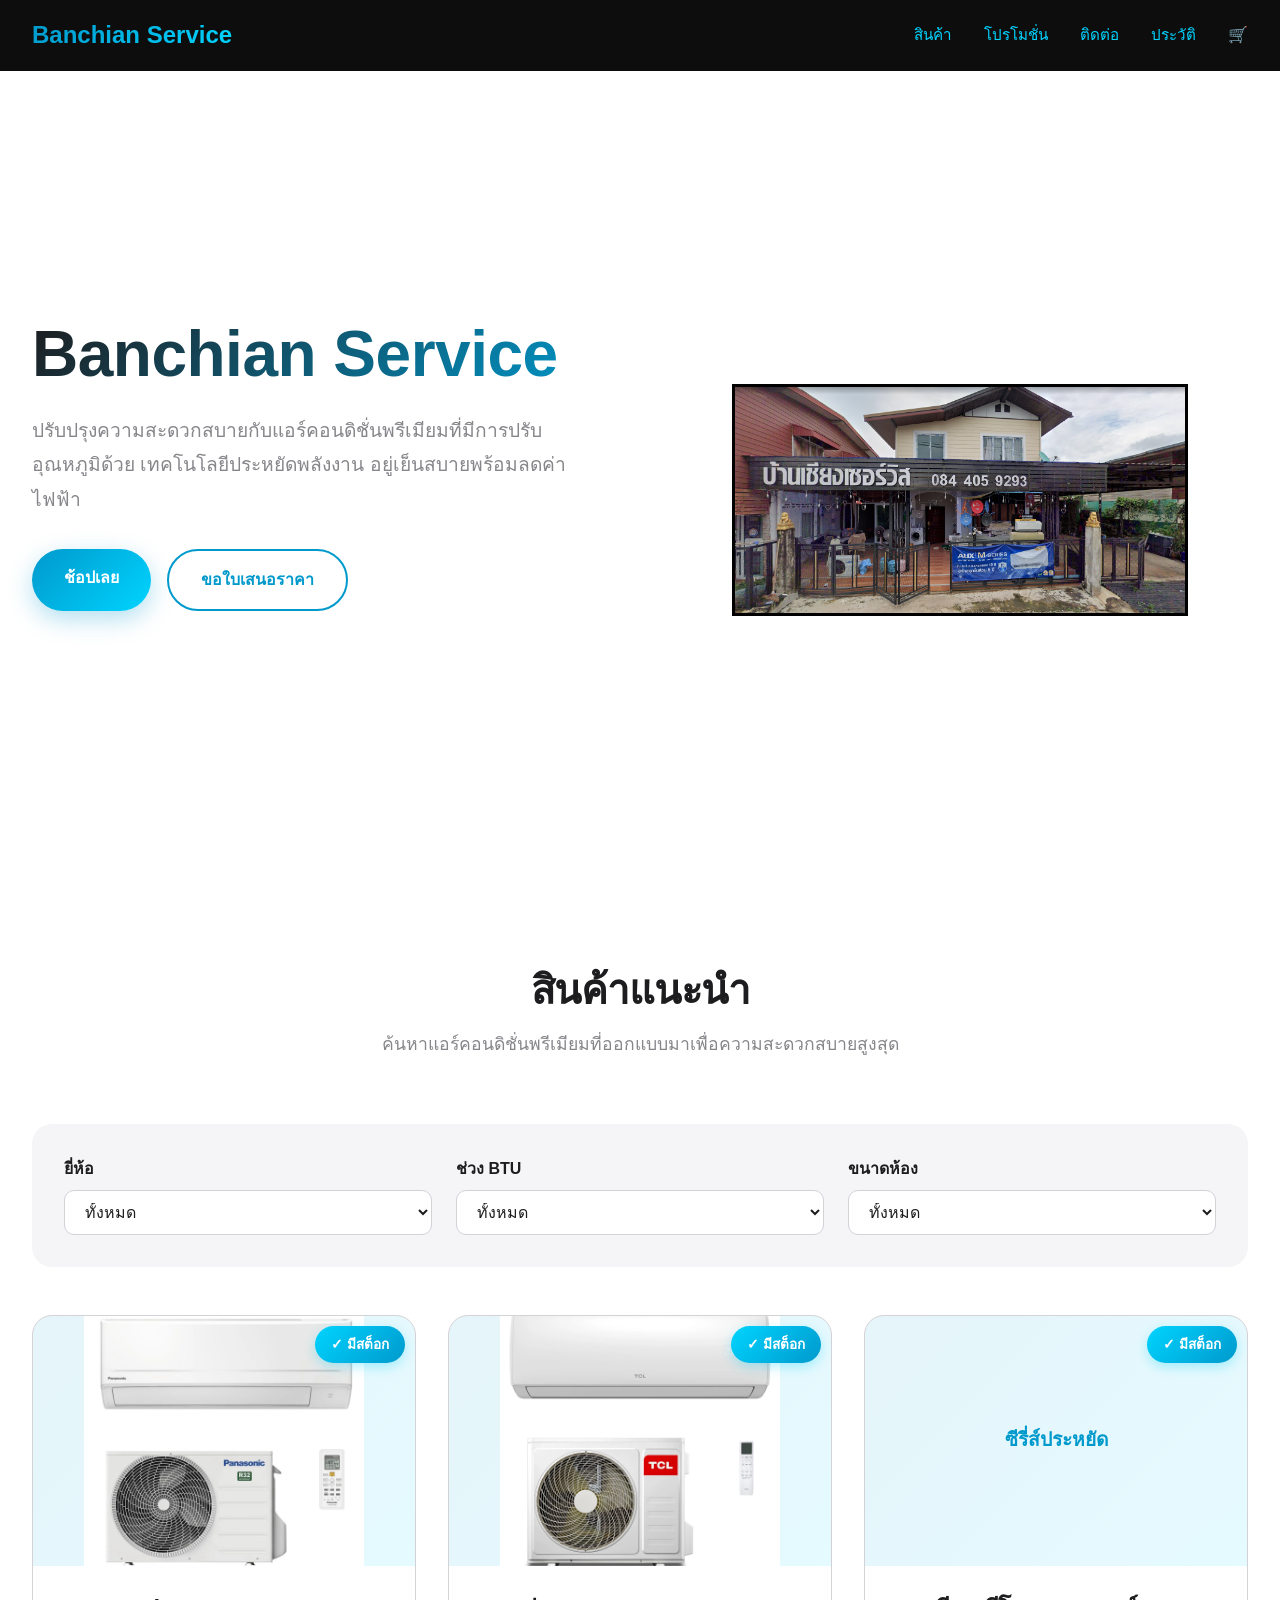
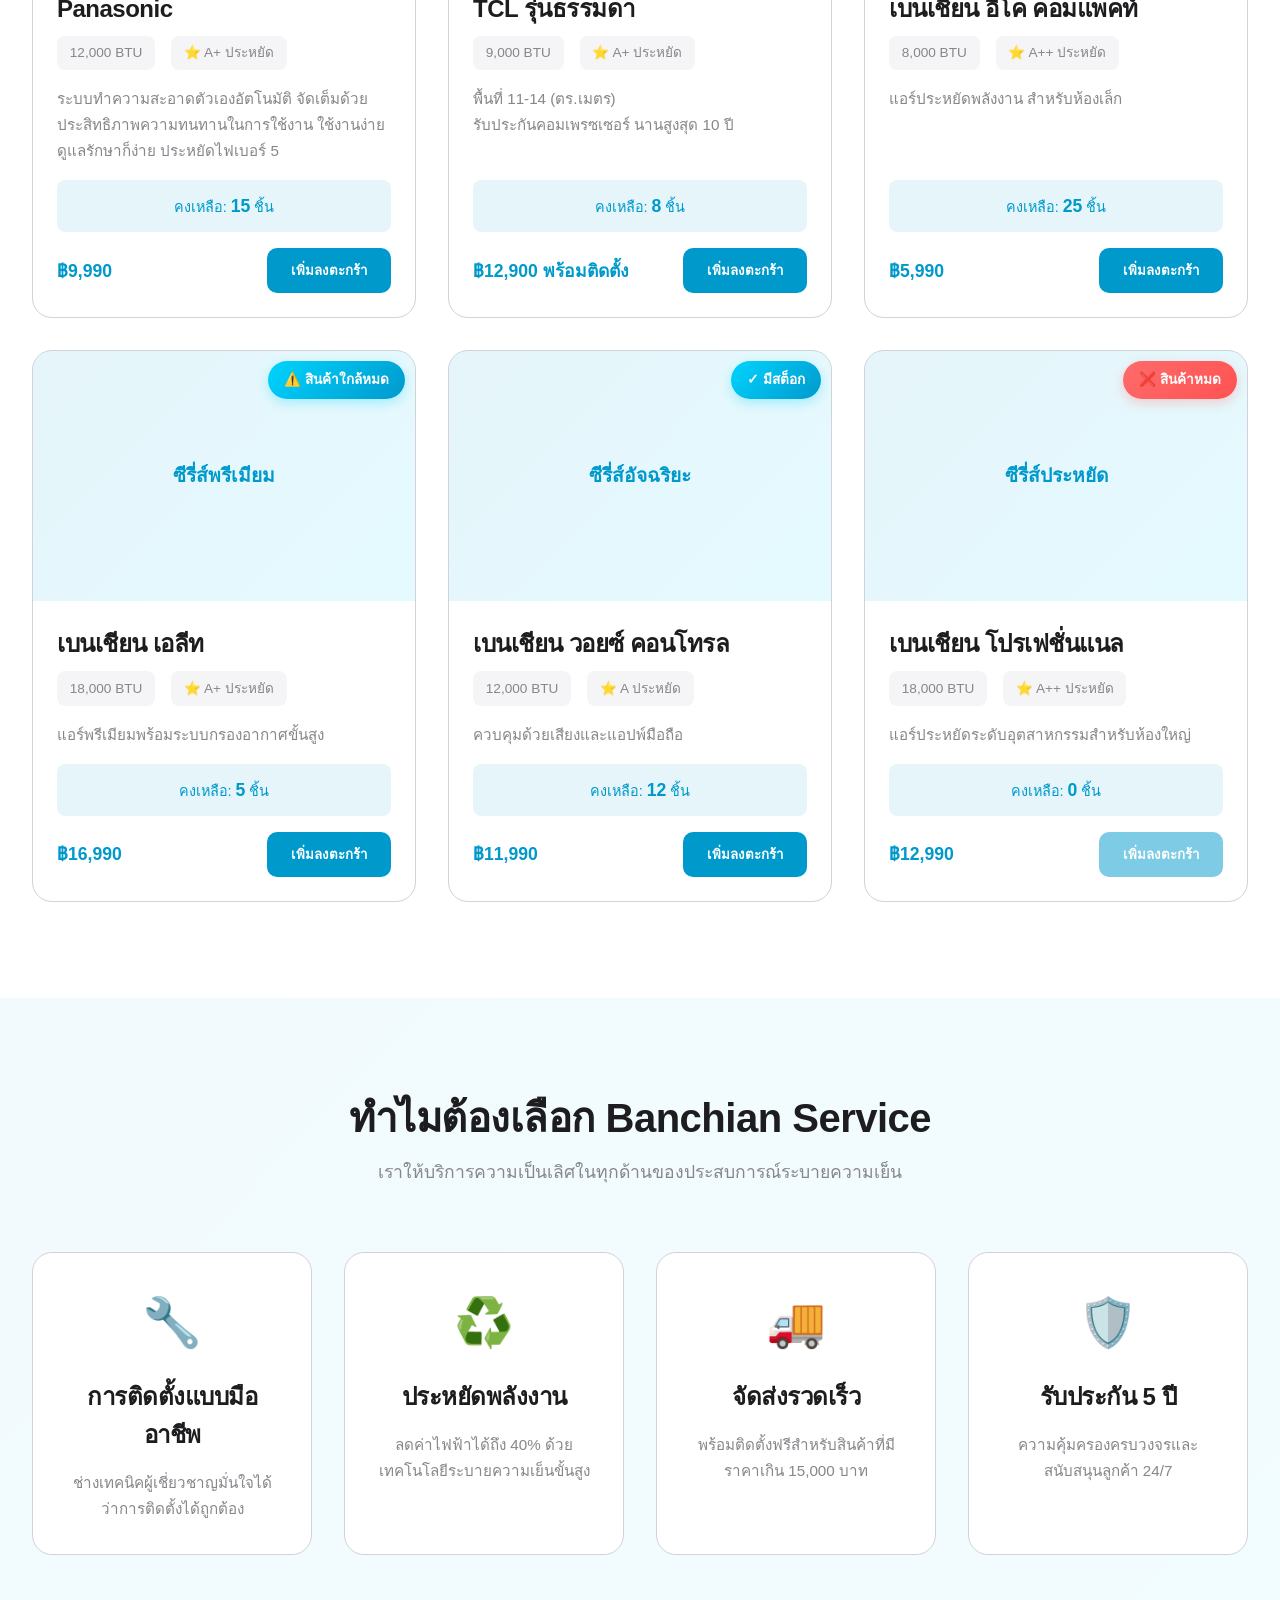
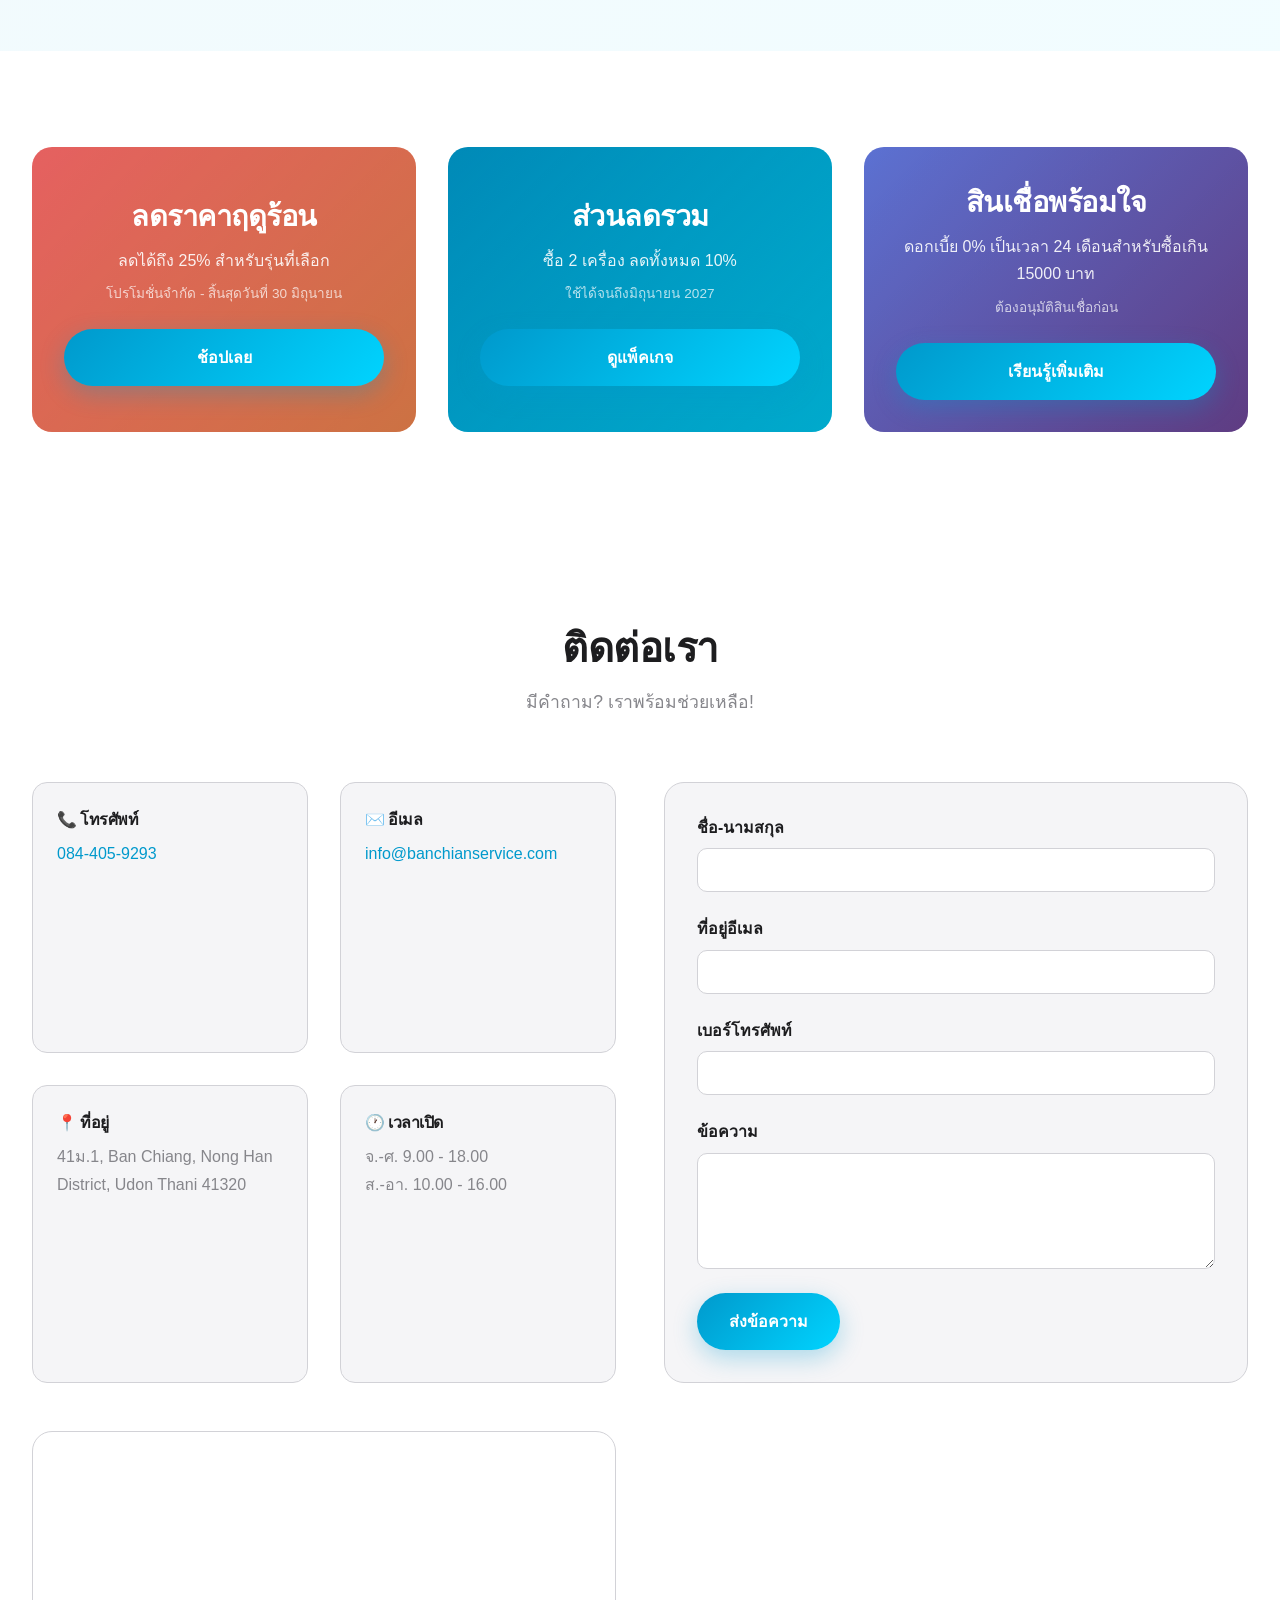
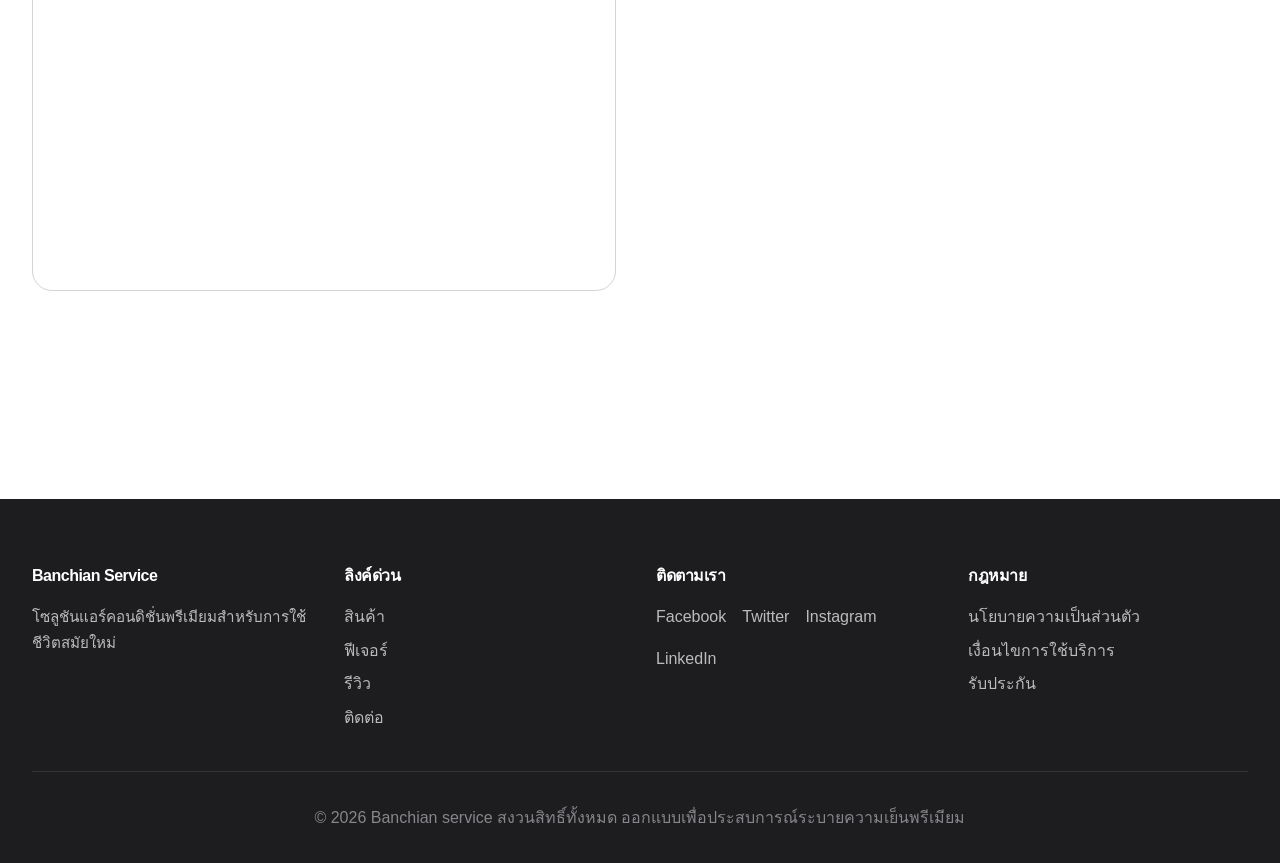
<file: index.html>
<!DOCTYPE html>
<html lang="th">

<head>
    <meta charset="UTF-8">
    <meta name="viewport" content="width=device-width, initial-scale=1.0">
    <meta name="description"
        content="Banchian service - โซลูชันแอร์คอนดิชั่นพรีเมียมประหยัดพลังงาน เทคโนโลยีอัจฉริยะ ปลอดภัย และเชื่อถือได้">
    <meta name="keywords" content="แอร์, แอร์คอนดิชั่น, ระบายความเย็น, ประหยัดพลังงาน, บ้านอัจฉริยะ, WiFi">
    <meta name="author" content="Banchian service">
    <meta property="og:title" content="Banchian service - เย็นกว่า สมาร์ทกว่า ประหยัดกว่า">
    <meta property="og:description" content="โซลูชันแอร์คอนดิชั่นพรีเมียมพร้อมเทคโนโลยีอัจฉริยะและประหยัดพลังงาน">
    <meta property="og:type" content="website">
    <title>Banchian service - โซลูชันแอร์คอนดิชั่นพรีเมียม</title>
    <link rel="stylesheet" href="styles.css">
</head>

<body>
    <!-- Navigation -->
    <nav class="navbar">
        <div class="nav-container">
            <div class="logo">
                <a href="index.html" class="logo-text">Banchian Service</a>
            </div>
            <ul class="nav-menu">
                <!-- <li><a href="#features" class="nav-link">ฟีเจอร์</a></li>
                <li><a href="#reviews" class="nav-link">รีวิว</a></li> -->
                <li><a href="#products" class="nav-link">สินค้า</a></li>
                <li><a href="#promotions" class="nav-link">โปรโมชั่น</a></li>
                <li><a href="#contact" class="nav-link">ติดต่อ</a></li>
                <li><a href="history.html" class="nav-link">ประวัติ</a></li>
                <li><button onclick="openCart()" class="nav-link"
                        style="background:none;border:none;cursor:pointer;padding:0;font-size:inherit;color:inherit;">🛒</button>
                </li>
            </ul>
            <button class="hamburger">
                <span></span>
                <span></span>
                <span></span>
            </button>
        </div>
    </nav>

    <!-- Hero Section -->
    <section class="hero">
        <div class="hero-content">
            <h1 class="hero-title">Banchian Service</h1>
            <p class="hero-subtitle">ปรับปรุงความสะดวกสบายกับแอร์คอนดิชั่นพรีเมียมที่มีการปรับอุณหภูมิด้วย
                เทคโนโลยีประหยัดพลังงาน อยู่เย็นสบายพร้อมลดค่าไฟฟ้า</p>
            <div class="hero-buttons">
                <a href="#products" class="btn btn-primary">ช้อปเลย</a>
                <a href="#contact" class="btn btn-secondary">ขอใบเสนอราคา</a>
            </div>
        </div>
        <div class="hero-image">
            <img src="images/bcshome.png" alt="bcshome">
        </div>
    </section>

    <!-- Featured Products Section -->
    <section id="products" class="products-section">
        <div class="section-header">
            <h2>สินค้าแนะนำ</h2>
            <p>ค้นหาแอร์คอนดิชั่นพรีเมียมที่ออกแบบมาเพื่อความสะดวกสบายสูงสุด</p>
        </div>

        <!-- Filters -->
        <div class="filters">
            <div class="filter-group">
                <label for="brand-filter">ยี่ห้อ</label>
                <select id="brand-filter">
                    <option value="">ทั้งหมด</option>
                    <option value="Panasonic">Panasonic</option>
                    <option value="smart">ซีรี่ส์อัจฉริยะ</option>
                    <option value="eco">ซีรี่ส์ประหยัด</option>
                </select>
            </div>
            <div class="filter-group">
                <label for="btu-filter">ช่วง BTU</label>
                <select id="btu-filter">
                    <option value="">ทั้งหมด</option>
                    <option value="5000-8000">5,000 - 8,000 BTU</option>
                    <option value="8000-12000">8,000 - 12,000 BTU</option>
                    <option value="12000-18000">12,000 - 18,000 BTU</option>
                    <option value="18000+">18,000+ BTU</option>
                </select>
            </div>
            <div class="filter-group">
                <label for="room-filter">ขนาดห้อง</label>
                <select id="room-filter">
                    <option value="">ทั้งหมด</option>
                    <option value="small">เล็ก (100-200 ตร.ม.)</option>
                    <option value="medium">กลาง (200-400 ตร.ม.)</option>
                    <option value="large">ใหญ่ (400-600 ตร.ม.)</option>
                    <option value="extra-large">ใหญ่พิเศษ (600+ ตร.ม.)</option>
                </select>
            </div>
        </div>

        <!-- Products Grid -->
        <div class="products-grid">
            <!-- Product 1 -->
            <div class="product-card" data-brand="Panasonic" data-btu="12000" data-room="medium" data-product-id="1" data-stock="15">
                <div class="product-image">
                    <img src="images/air1.png" alt="Air Conditioner" class="product-img">
                    <div class="stock-badge">✓ มีสต็อก</div>
                </div>
                <div class="product-info">
                    <h3>Panasonic</h3>
                    <div class="product-specs">
                        <span class="spec">12,000 BTU</span>
                        <span class="spec">⭐ A+ ประหยัด</span>
                    </div>
                    <p class="product-description">ระบบทำความสะอาดตัวเองอัตโนมัติ
                        จัดเต็มด้วยประสิทธิภาพความทนทานในการใช้งาน ใช้งานง่ายดูแลรักษาก็ง่าย ประหยัดไฟเบอร์ 5</p>
                    <div class="stock-info">คงเหลือ: <span class="stock-count">15</span> ชิ้น</div>
                    <div class="product-footer">
                        <span class="price">฿9,990</span>
                        <button class="add-cart">เพิ่มลงตะกร้า</button>
                    </div>
                </div>
            </div>

            <!-- Product 2 -->
            <div class="product-card" data-brand="smart" data-btu="18000" data-room="large" data-product-id="2" data-stock="8">
                <div class="product-image">
                    <img src="images/tcl.png" alt="Air Conditioner" class="product-img">
                    <div class="stock-badge">✓ มีสต็อก</div>
                </div>
                <div class="product-info">
                    <h3>TCL รุ่นธรรมดา</h3>
                    <div class="product-specs">
                        <span class="spec">9,000 BTU</span>
                        <span class="spec">⭐ A+ ประหยัด</span>
                    </div>
                    <p class="product-description">พื้นที่ 11-14 (ตร.เมตร)
                        <br>รับประกันคอมเพรซเซอร์ นานสูงสุด 10 ปี</p>
                    <div class="stock-info">คงเหลือ: <span class="stock-count">8</span> ชิ้น</div>
                    <div class="product-footer">
                        <span class="price">฿12,900 พร้อมติดตั้ง</span>
                        <button class="add-cart">เพิ่มลงตะกร้า</button>
                    </div>
                </div>
            </div>

            <!-- Product 3 -->
            <div class="product-card" data-brand="eco" data-btu="8000" data-room="small" data-product-id="3" data-stock="25">
                <div class="product-image">
                    <div class="product-placeholder">ซีรี่ส์ประหยัด</div>
                    <div class="stock-badge">✓ มีสต็อก</div>
                </div>
                <div class="product-info">
                    <h3>เบนเชียน อีโค คอมแพคท์</h3>
                    <div class="product-specs">
                        <span class="spec">8,000 BTU</span>
                        <span class="spec">⭐ A++ ประหยัด</span>
                    </div>
                    <p class="product-description">แอร์ประหยัดพลังงาน สำหรับห้องเล็ก</p>
                    <div class="stock-info">คงเหลือ: <span class="stock-count">25</span> ชิ้น</div>
                    <div class="product-footer">
                        <span class="price">฿5,990</span>
                        <button class="add-cart">เพิ่มลงตะกร้า</button>
                    </div>
                </div>
            </div>

            <!-- Product 4 -->
            <div class="product-card" data-brand="premium" data-btu="18000" data-room="large" data-product-id="4" data-stock="5">
                <div class="product-image">
                    <div class="product-placeholder">ซีรี่ส์พรีเมียม</div>
                    <div class="stock-badge out-of-stock">⚠️ เกือบหมด</div>
                </div>
                <div class="product-info">
                    <h3>เบนเชียน เอลีท</h3>
                    <div class="product-specs">
                        <span class="spec">18,000 BTU</span>
                        <span class="spec">⭐ A+ ประหยัด</span>
                    </div>
                    <p class="product-description">แอร์พรีเมียมพร้อมระบบกรองอากาศขั้นสูง</p>
                    <div class="stock-info">คงเหลือ: <span class="stock-count">5</span> ชิ้น</div>
                    <div class="product-footer">
                        <span class="price">฿16,990</span>
                        <button class="add-cart">เพิ่มลงตะกร้า</button>
                    </div>
                </div>
            </div>

            <!-- Product 5 -->
            <div class="product-card" data-brand="smart" data-btu="12000" data-room="medium" data-product-id="5" data-stock="12">
                <div class="product-image">
                    <div class="product-placeholder">ซีรี่ส์อัจฉริยะ</div>
                    <div class="stock-badge">✓ มีสต็อก</div>
                </div>
                <div class="product-info">
                    <h3>เบนเชียน วอยซ์ คอนโทรล</h3>
                    <div class="product-specs">
                        <span class="spec">12,000 BTU</span>
                        <span class="spec">⭐ A ประหยัด</span>
                    </div>
                    <p class="product-description">ควบคุมด้วยเสียงและแอปพ์มือถือ</p>
                    <div class="stock-info">คงเหลือ: <span class="stock-count">12</span> ชิ้น</div>
                    <div class="product-footer">
                        <span class="price">฿11,990</span>
                        <button class="add-cart">เพิ่มลงตะกร้า</button>
                    </div>
                </div>
            </div>

            <!-- Product 6 -->
            <div class="product-card" data-brand="eco" data-btu="18000" data-room="large" data-product-id="6" data-stock="0">
                <div class="product-image">
                    <div class="product-placeholder">ซีรี่ส์ประหยัด</div>
                    <div class="stock-badge out-of-stock">❌ สินค้าหมด</div>
                </div>
                <div class="product-info">
                    <h3>เบนเชียน โปรเฟชั่นแนล</h3>
                    <div class="product-specs">
                        <span class="spec">18,000 BTU</span>
                        <span class="spec">⭐ A++ ประหยัด</span>
                    </div>
                    <p class="product-description">แอร์ประหยัดระดับอุตสาหกรรมสำหรับห้องใหญ่</p>
                    <div class="stock-info">คงเหลือ: <span class="stock-count">0</span> ชิ้น</div>
                    <div class="product-footer">
                        <span class="price">฿12,990</span>
                        <button class="add-cart">เพิ่มลงตะกร้า</button>
                    </div>
                </div>
            </div>
        </div>
    </section>

    <!-- Why Choose Us Section -->
    <section class="why-choose-us">
        <div class="section-header">
            <h2>ทำไมต้องเลือก Banchian Service</h2>
            <p>เราให้บริการความเป็นเลิศในทุกด้านของประสบการณ์ระบายความเย็น</p>
        </div>
        <div class="benefits-grid">
            <div class="benefit-card">
                <div class="benefit-icon">🔧</div>
                <h3>การติดตั้งแบบมืออาชีพ</h3>
                <p>ช่างเทคนิคผู้เชี่ยวชาญมั่นใจได้ว่าการติดตั้งได้ถูกต้อง</p>
            </div>
            <div class="benefit-card">
                <div class="benefit-icon">♻️</div>
                <h3>ประหยัดพลังงาน</h3>
                <p>ลดค่าไฟฟ้าได้ถึง 40% ด้วยเทคโนโลยีระบายความเย็นขั้นสูง</p>
            </div>
            <div class="benefit-card">
                <div class="benefit-icon">🚚</div>
                <h3>จัดส่งรวดเร็ว</h3>
                <p>พร้อมติดตั้งฟรีสำหรับสินค้าที่มีราคาเกิน 15,000 บาท</p>
            </div>
            <div class="benefit-card">
                <div class="benefit-icon">🛡️</div>
                <h3>รับประกัน 5 ปี</h3>
                <p>ความคุ้มครองครบวงจรและสนับสนุนลูกค้า 24/7</p>
            </div>
        </div>
    </section>

    <!-- Smart Features Section -->
    <!-- <section id="features" class="smart-features">
        <div class="section-header">
            <h2>ฟีเจอร์อัจฉริยะที่ต่างออกไป</h2>
            <p>สัมผัสอนาคตของแอร์คอนดิชั่น</p>
        </div>
        <div class="features-container">
            <div class="feature">
                <div class="feature-icon">📱</div>
                <h3>ควบคุมผ่าน Wi-Fi</h3>
                <p>ควบคุมแอร์ของคุณจากที่ไหนก็ได้ด้วยแอปพ์มือถือของเรา ปรับอุณหภูมิ ตั้งเวลา ติดตามการใช้พลังงาน</p>
            </div>
            <div class="feature">
                <div class="feature-icon">🤖</div>
                <h3>ปรับอุณหภูมิด้วย AI</h3>
                <p>ระบบการเรียนรู้ของเครื่องเรียนรู้ความชอบของคุณและปรับระบายความเย็นอัตโนมัติ</p>
            </div>
            <div class="feature">
                <div class="feature-icon">⚡</div>
                <h3>ติดตามการใช้พลังงาน</h3>
                <p>ตรวจสอบรูปแบบการใช้พลังงานและได้รับคำแนะนำเพื่อลดการใช้และค่าใช้จ่าย</p>
            </div>
            <div class="feature">
                <div class="feature-icon">🎤</div>
                <h3>รองรับผู้ช่วยเสียง</h3>
                <p>รวมกับ Alexa Google Assistant และ Siri เพื่อการควบคุมแบบไม่ต้องใช้มือ</p>
            </div>
        </div>
    </section> -->

    <!-- Customer Reviews Section -->
    <!-- <section id="reviews" class="reviews-section">
        <div class="section-header">
            <h2>ลูกค้าของเราพูดอะไร</h2>
            <p>ร่วมกับลูกค้าหลายพันคนที่สนใจแอร์พรีเมียม</p>
        </div>
        <div class="reviews-grid">
            <div class="review-card">
                <div class="review-rating">⭐⭐⭐⭐⭐</div>
                <p class="review-text">"แอร์อัจฉริยะ AI-18 ของเบนเชียนเปลี่ยนความสะดวกสบายบ้านของเรา ค่าไฟลดลง 35% และการควบคุมผ่าน Wi-Fi สะดวกมาก ขอแนะนำอย่างยิ่ง!"</p>
                <p class="review-author">— สารา จอห์นสัน, กรุงเทพ</p>
            </div>
            <div class="review-card">
                <div class="review-rating">⭐⭐⭐⭐⭐</div>
                <p class="review-text">"การติดตั้งแบบมืออาชีพสวยงามและแอร์เงียบมากแม้จะใช้งาน คุ้มค่าจริงๆ บริการลูกค้าต้นเรือ!"</p>
                <p class="review-author">— ไมเคิล เฉิน, พัทยา</p>
            </div>
            <div class="review-card">
                <div class="review-rating">⭐⭐⭐⭐⭐</div>
                <p class="review-text">"ตัดสินใจดีที่สุดของเรา ระบบ EcoCool ประหยัดพลังงานอย่างเหลือเชื่อ และรับประกันให้ความสึกสันติสุขมาก"</p>
                <p class="review-author">— เอมม่า โรดริเกซ, เชียงใหม่</p>
            </div>
            <div class="review-card">
                <div class="review-rating">⭐⭐⭐⭐⭐</div>
                <p class="review-text">"เกินความคาดหวังทั้งหมด การปรับอุณหภูมิด้วย AI นั่นวิเศษ - มันเรียนรู้เมื่อไหร่ที่ผมชอบให้แอร์เย็นลง การลงทุนที่สมบูรณ์แบบ"</p>
                <p class="review-author">— เดวิด วิลเลียมส์, หัวหิน</p>
            </div>
        </div>
    </section> -->

    <!-- Promotions Section -->
    <section id="promotions" class="promotions-section">
        <div class="promotion-card promotion-summer">
            <h3>ลดราคาฤดูร้อน</h3>
            <p class="promo-text">ลดได้ถึง 25% สำหรับรุ่นที่เลือก</p>
            <p class="promo-expires">โปรโมชั่นจำกัด - สิ้นสุดวันที่ 30 มิถุนายน</p>
            <button class="btn btn-primary">ช้อปเลย</button>
        </div>
        <div class="promotion-card promotion-bundle">
            <h3>ส่วนลดรวม</h3>
            <p class="promo-text">ซื้อ 2 เครื่อง ลดทั้งหมด 10%</p>
            <p class="promo-expires">ใช้ได้จนถึงมิถุนายน 2027</p>
            <button class="btn btn-primary">ดูแพ็คเกจ</button>
        </div>
        <div class="promotion-card promotion-financing">
            <h3>สินเชื่อพร้อมใจ</h3>
            <p class="promo-text">ดอกเบี้ย 0% เป็นเวลา 24 เดือนสำหรับซื้อเกิน 15000 บาท</p>
            <p class="promo-expires">ต้องอนุมัติสินเชื่อก่อน</p>
            <button class="btn btn-primary">เรียนรู้เพิ่มเติม</button>
        </div>
    </section>

    <!-- Contact Section -->
    <section id="contact" class="contact-section">
        <div class="section-header">
            <h2>ติดต่อเรา</h2>
            <p>มีคำถาม? เราพร้อมช่วยเหลือ!</p>
        </div>
        <div class="contact-container">
            <div class="contact-info">
                <div class="contact-item">
                    <h4>📞 โทรศัพท์</h4>
                    <p><a href="tel:084-405-9293">084-405-9293</a></p>
                </div>
                <div class="contact-item">
                    <h4>✉️ อีเมล</h4>
                    <p><a href="mailto:info@banchianservice.com">info@banchianservice.com</a></p>
                </div>
                <div class="contact-item">
                    <h4>📍 ที่อยู่</h4>
                    <p>41ม.1, Ban Chiang, Nong Han District, Udon Thani 41320</p>
                </div>
                <div class="contact-item">
                    <h4>🕐 เวลาเปิด</h4>
                    <p>จ.-ศ. 9.00 - 18.00<br>ส.-อา. 10.00 - 16.00</p>
                </div>
            </div>
            <form class="contact-form">
                <div class="form-group">
                    <label for="name">ชื่อ-นามสกุล</label>
                    <input type="text" id="name" name="name" required>
                </div>
                <div class="form-group">
                    <label for="email">ที่อยู่อีเมล</label>
                    <input type="email" id="email" name="email" required>
                </div>
                <div class="form-group">
                    <label for="phone">เบอร์โทรศัพท์</label>
                    <input type="tel" id="phone" name="phone">
                </div>
                <div class="form-group">
                    <label for="message">ข้อความ</label>
                    <textarea id="message" name="message" rows="5" required></textarea>
                </div>
                <button type="submit" class="btn btn-primary">ส่งข้อความ</button>
            </form>
            <div class="map-container">
                <iframe
                    src="https://www.google.com/maps/embed?pb=!1m18!1m12!1m3!1d800.3460620850778!2d103.24203354200307!3d17.406559489402767!2m3!1f0!2f0!3f0!3m2!1i1024!2i768!4f13.1!3m3!1m2!1s0x31234318b3ac5445%3A0xf558181fd86a62af!2z4Lia4LmJ4Liy4LiZ4LmA4LiK4Li14Lii4LiH4LmA4LiL4Lit4Lij4LmM4Lin4Li04Liq!5e0!3m2!1sen!2sth!4v1780504012031!5m2!1sen!2sth"
                    width="600" height="450" style="border:0;" allowfullscreen="" loading="lazy"
                    referrerpolicy="no-referrer-when-downgrade"></iframe>
            </div>
        </div>
    </section>

    <!-- Footer -->
    <footer class="footer">
        <div class="footer-container">
            <div class="footer-content">
                <div class="footer-section">
                    <h4>Banchian Service</h4>
                    <p>โซลูชันแอร์คอนดิชั่นพรีเมียมสำหรับการใช้ชีวิตสมัยใหม่</p>
                </div>
                <div class="footer-section">
                    <h4>ลิงค์ด่วน</h4>
                    <ul>
                        <li><a href="#products">สินค้า</a></li>
                        <li><a href="#features">ฟีเจอร์</a></li>
                        <li><a href="#reviews">รีวิว</a></li>
                        <li><a href="#contact">ติดต่อ</a></li>
                    </ul>
                </div>
                <div class="footer-section">
                    <h4>ติดตามเรา</h4>
                    <div class="social-links">
                        <a href="https://www.facebook.com/suphi.chay.thanta.ha" class="social-link">Facebook</a>
                        <a href="#" class="social-link">Twitter</a>
                        <a href="#" class="social-link">Instagram</a>
                        <a href="#" class="social-link">LinkedIn</a>
                    </div>
                </div>
                <div class="footer-section">
                    <h4>กฎหมาย</h4>
                    <ul>
                        <li><a href="#privacy">นโยบายความเป็นส่วนตัว</a></li>
                        <li><a href="#terms">เงื่อนไขการใช้บริการ</a></li>
                        <li><a href="#warranty">รับประกัน</a></li>
                    </ul>
                </div>
            </div>
            <div class="footer-bottom">
                <p>&copy; 2026 Banchian service สงวนสิทธิ์ทั้งหมด ออกแบบเพื่อประสบการณ์ระบายความเย็นพรีเมียม</p>
            </div>
        </div>
    </footer>

    <script src="script.js"></script>

    <!-- Shopping Cart Modal -->
    <div id="cartModal" class="modal">
        <div class="modal-content">
            <div class="modal-header">
                <h2>🛒 ตะกร้าของคุณ</h2>
                <button class="close-modal" onclick="closeCart()">&times;</button>
            </div>
            <div class="modal-body">
                <div id="cartItems" class="cart-items"></div>
                <div id="emptyCart" class="empty-cart">
                    <p>ตะกร้างของคุณว่างเปล่า 😢</p>
                </div>
            </div>
            <div class="modal-footer">
                <div class="cart-summary">
                    <p>รวมทั้งหมด: <strong id="totalPrice">฿0</strong></p>
                </div>
                <button onclick="clearCart()" class="btn btn-secondary">ล้างตะกร้า</button>
                <button onclick="proceedToCheckout()" class="btn btn-primary">ดำเนินการชำระเงิน</button>
            </div>
        </div>
    </div>

    <!-- Checkout Modal -->
    <div id="checkoutModal" class="modal">
        <div class="modal-content modal-checkout">
            <div class="modal-header">
                <h2>💳 ชำระเงิน</h2>
                <button class="close-modal" onclick="closeCheckout()">&times;</button>
            </div>
            <div class="modal-body">
                <form id="checkoutForm">
                    <h3>ข้อมูลผู้สั่งซื้อ</h3>
                    <div class="form-group">
                        <label>ชื่อ-นามสกุล *</label>
                        <input type="text" id="customerName" required>
                    </div>
                    <div class="form-group">
                        <label>อีเมล *</label>
                        <input type="email" id="customerEmail" required>
                    </div>
                    <div class="form-group">
                        <label>เบอร์โทรศัพท์ *</label>
                        <input type="tel" id="customerPhone" required>
                    </div>
                    <div class="form-group">
                        <label>ที่อยู่ *</label>
                        <textarea id="customerAddress" rows="3" required></textarea>
                    </div>

                    <h3>วิธีชำระเงิน</h3>
                    <div class="payment-methods">
                        <label>
                            <input type="radio" name="paymentMethod" value="bank" checked>
                            🏦 โอนเงินธนาคาร
                        </label>
                        <label>
                            <input type="radio" name="paymentMethod" value="creditcard">
                            💳 บัตรเครดิต
                        </label>
                        <label>
                            <input type="radio" name="paymentMethod" value="promptpay">
                            📱 PromptPay
                        </label>
                    </div>

                    <div id="bankInfo" class="payment-info">
                        <h4>ข้อมูลการโอนเงิน:</h4>
                        <p>🏦 ธนาคาร: ธนาคารกรุงเทพ</p>
                        <p>👤 ชื่อบัญชี: Banchian Service</p>
                        <p>🔢 เลขบัญชี: 123-456-7890</p>
                        <p>⏰ โปรดโอนเงินภายใน 24 ชั่วโมง</p>
                    </div>

                    <div id="summaryInfo" class="order-summary">
                        <h3>สรุปการสั่งซื้อ</h3>
                        <div id="checkoutSummary"></div>
                        <p class="total-amount">รวมทั้งหมด: <strong id="checkoutTotal">฿0</strong></p>
                    </div>

                    <button type="submit" class="btn btn-primary"
                        style="width: 100%; margin-top: 1rem;">ยืนยันการสั่งซื้อ</button>
                </form>
            </div>
        </div>
    </div>
</body>

</html>
</file>
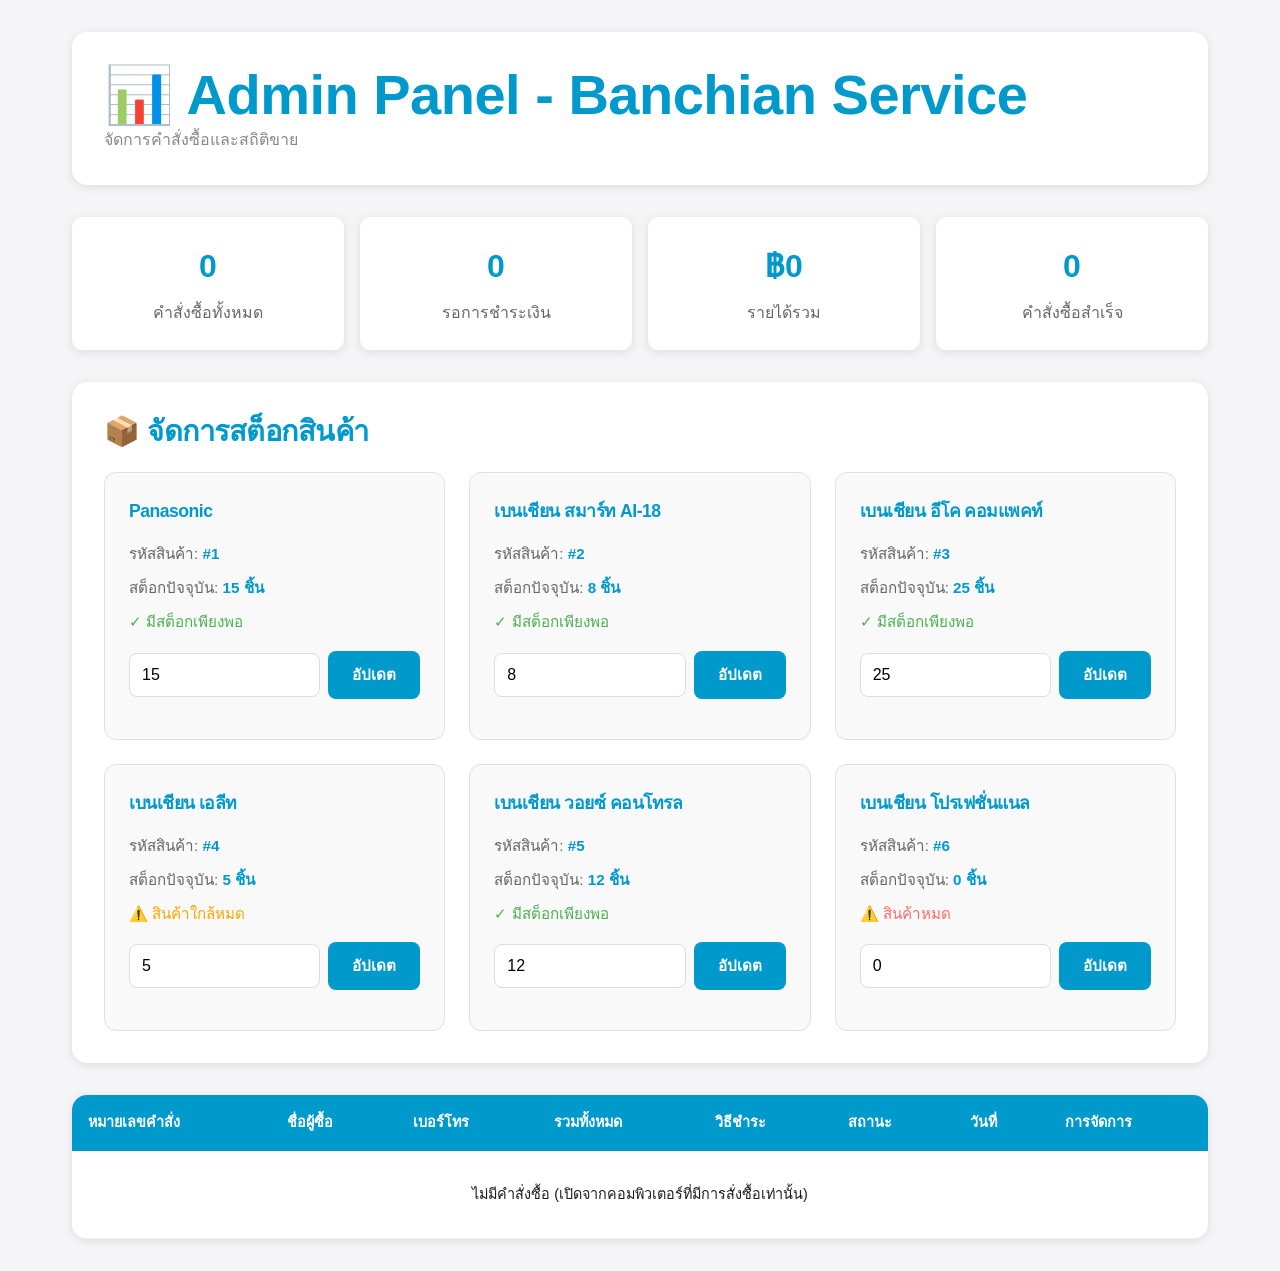
<file: admin.html>
<!DOCTYPE html>
<html lang="th">
<head>
    <meta charset="UTF-8">
    <meta name="viewport" content="width=device-width, initial-scale=1.0">
    <title>Admin Panel - Banchian Service</title>
    <link rel="stylesheet" href="styles.css">
    <style>
        body {
            background: #f5f5f7;
        }
        .admin-container {
            max-width: 1200px;
            margin: 0 auto;
            padding: 2rem;
        }
        .admin-header {
            background: white;
            padding: 2rem;
            border-radius: 15px;
            margin-bottom: 2rem;
            box-shadow: 0 2px 10px rgba(0,0,0,0.1);
        }
        .admin-header h1 {
            margin: 0;
            color: #0099cc;
        }
        .orders-table {
            background: white;
            border-radius: 15px;
            overflow: hidden;
            box-shadow: 0 2px 10px rgba(0,0,0,0.1);
        }
        table {
            width: 100%;
            border-collapse: collapse;
            font-size: 0.9rem;
        }
        th {
            background: #0099cc;
            color: white;
            padding: 1rem;
            text-align: left;
            font-weight: 600;
        }
        td {
            padding: 1rem;
            border-bottom: 1px solid #f0f0f0;
        }
        tr:hover {
            background: #f9f9f9;
        }
        .status-pending {
            background: #fff3cd;
            color: #856404;
            padding: 0.5rem 1rem;
            border-radius: 5px;
            font-weight: 500;
            font-size: 0.85rem;
        }
        .status-completed {
            background: #d4edda;
            color: #155724;
            padding: 0.5rem 1rem;
            border-radius: 5px;
            font-weight: 500;
            font-size: 0.85rem;
        }
        .btn-small {
            padding: 0.5rem 1rem;
            border-radius: 5px;
            border: none;
            cursor: pointer;
            font-size: 0.85rem;
            transition: all 0.3s;
        }
        .btn-view {
            background: #0099cc;
            color: white;
        }
        .btn-complete {
            background: #28a745;
            color: white;
        }
        .btn-delete {
            background: #dc3545;
            color: white;
        }
        .btn-small:hover {
            opacity: 0.8;
            transform: translateY(-2px);
        }
        .stats {
            display: grid;
            grid-template-columns: repeat(auto-fit, minmax(200px, 1fr));
            gap: 1rem;
            margin-bottom: 2rem;
        }
        .stat-card {
            background: white;
            padding: 1.5rem;
            border-radius: 10px;
            box-shadow: 0 2px 10px rgba(0,0,0,0.1);
            text-align: center;
        }
        .stat-number {
            font-size: 2rem;
            font-weight: 700;
            color: #0099cc;
        }
        .stat-label {
            color: #666;
            margin-top: 0.5rem;
        }
        .modal {
            display: none;
            position: fixed;
            z-index: 2000;
            left: 0;
            top: 0;
            width: 100%;
            height: 100%;
            background-color: rgba(0,0,0,0.5);
        }
        .modal.show {
            display: flex;
            align-items: center;
            justify-content: center;
        }
        .modal-content {
            background: white;
            padding: 2rem;
            border-radius: 15px;
            max-width: 600px;
            max-height: 80vh;
            overflow-y: auto;
        }
    </style>
</head>
<body>
    <div class="admin-container">
        <div class="admin-header">
            <h1>📊 Admin Panel - Banchian Service</h1>
            <p>จัดการคำสั่งซื้อและสถิติขาย</p>
        </div>

        <div class="stats">
            <div class="stat-card">
                <div class="stat-number" id="totalOrders">0</div>
                <div class="stat-label">คำสั่งซื้อทั้งหมด</div>
            </div>
            <div class="stat-card">
                <div class="stat-number" id="pendingOrders">0</div>
                <div class="stat-label">รอการชำระเงิน</div>
            </div>
            <div class="stat-card">
                <div class="stat-number" id="totalRevenue">฿0</div>
                <div class="stat-label">รายได้รวม</div>
            </div>
            <div class="stat-card">
                <div class="stat-number" id="completedOrders">0</div>
                <div class="stat-label">คำสั่งซื้อสำเร็จ</div>
            </div>
        </div>

        <!-- Stock Management Section -->
        <div class="admin-stock-section">
            <h2>📦 จัดการสต็อกสินค้า</h2>
            <div class="stock-management-grid" id="stockManagementGrid">
                <!-- จะถูกสร้างโดย JavaScript -->
            </div>
        </div>

        <div class="orders-table">
            <table>
                <thead>
                    <tr>
                        <th>หมายเลขคำสั่ง</th>
                        <th>ชื่อผู้ซื้อ</th>
                        <th>เบอร์โทร</th>
                        <th>รวมทั้งหมด</th>
                        <th>วิธีชำระ</th>
                        <th>สถานะ</th>
                        <th>วันที่</th>
                        <th>การจัดการ</th>
                    </tr>
                </thead>
                <tbody id="ordersBody">
                    <tr>
                        <td colspan="8" style="text-align: center; padding: 2rem;">
                            ไม่มีคำสั่งซื้อ หรือเปิดจากคอมพิวเตอร์ที่สั่งซื้อ
                        </td>
                    </tr>
                </tbody>
            </table>
        </div>
    </div>

    <!-- Order Detail Modal -->
    <div id="orderModal" class="modal">
        <div class="modal-content">
            <div style="display: flex; justify-content: space-between; align-items: center; margin-bottom: 1.5rem;">
                <h2 id="orderModalTitle">รายละเอียดคำสั่งซื้อ</h2>
                <button onclick="closeOrderModal()" style="background: none; border: none; font-size: 1.5rem; cursor: pointer;">&times;</button>
            </div>
            <div id="orderDetails"></div>
        </div>
    </div>

    <!-- Import shared JavaScript -->
    <script src="script.js"></script>

    <script>
        // Load orders from localStorage
        function loadOrders() {
            const orders = JSON.parse(localStorage.getItem('banchian-orders')) || [];
            const tbody = document.getElementById('ordersBody');

            if (orders.length === 0) {
                tbody.innerHTML = `
                    <tr>
                        <td colspan="8" style="text-align: center; padding: 2rem;">
                            ไม่มีคำสั่งซื้อ (เปิดจากคอมพิวเตอร์ที่มีการสั่งซื้อเท่านั้น)
                        </td>
                    </tr>
                `;
                updateStats([]);
                return;
            }

            let html = '';
            orders.reverse().forEach(order => {
                html += `
                    <tr>
                        <td><strong>${order.orderId}</strong></td>
                        <td>${order.customerName}</td>
                        <td>${order.customerPhone}</td>
                        <td>฿${order.total.toLocaleString('th-TH')}</td>
                        <td>${getPaymentMethodLabel(order.paymentMethod)}</td>
                        <td>
                            <span class="status-${order.status}">
                                ${order.status === 'pending' ? '⏳ รอการชำระเงิน' : '✓ สำเร็จ'}
                            </span>
                        </td>
                        <td>${order.createdAt}</td>
                        <td>
                            <button class="btn-small btn-view" onclick="viewOrder('${order.orderId}')">ดู</button>
                            ${order.status === 'pending' ? `
                                <button class="btn-small btn-complete" onclick="completeOrder('${order.orderId}')">สำเร็จ</button>
                            ` : ''}
                            <button class="btn-small btn-delete" onclick="deleteOrder('${order.orderId}')">ลบ</button>
                        </td>
                    </tr>
                `;
            });

            tbody.innerHTML = html;
            updateStats(orders);
        }

        function getPaymentMethodLabel(method) {
            const methods = {
                'bank': '🏦 โอนธนาคาร',
                'creditcard': '💳 บัตรเครดิต',
                'promptpay': '📱 PromptPay'
            };
            return methods[method] || method;
        }

        function updateStats(orders) {
            const totalOrders = orders.length;
            const pendingOrders = orders.filter(o => o.status === 'pending').length;
            const completedOrders = orders.filter(o => o.status === 'completed').length;
            const totalRevenue = orders.reduce((sum, o) => sum + o.total, 0);

            document.getElementById('totalOrders').textContent = totalOrders;
            document.getElementById('pendingOrders').textContent = pendingOrders;
            document.getElementById('completedOrders').textContent = completedOrders;
            document.getElementById('totalRevenue').textContent = `฿${totalRevenue.toLocaleString('th-TH')}`;
        }

        function viewOrder(orderId) {
            const orders = JSON.parse(localStorage.getItem('banchian-orders')) || [];
            const order = orders.find(o => o.orderId === orderId);

            if (!order) return;

            let itemsHtml = '';
            order.items.forEach(item => {
                itemsHtml += `
                    <div style="display: flex; justify-content: space-between; padding: 0.5rem 0;">
                        <span>${item.name} (${item.quantity}x)</span>
                        <span>฿${(item.price * item.quantity).toLocaleString('th-TH')}</span>
                    </div>
                `;
            });

            const detailsHtml = `
                <div style="background: #f9f9f9; padding: 1rem; border-radius: 8px; margin-bottom: 1rem;">
                    <p><strong>หมายเลขคำสั่ง:</strong> ${order.orderId}</p>
                    <p><strong>วันที่:</strong> ${order.createdAt}</p>
                    <p><strong>สถานะ:</strong> ${order.status === 'pending' ? '⏳ รอการชำระเงิน' : '✓ สำเร็จ'}</p>
                </div>

                <h3>👤 ข้อมูลผู้ซื้อ</h3>
                <p>
                    <strong>ชื่อ:</strong> ${order.customerName}<br>
                    <strong>อีเมล:</strong> ${order.customerEmail}<br>
                    <strong>เบอร์โทร:</strong> ${order.customerPhone}<br>
                    <strong>ที่อยู่:</strong> ${order.customerAddress}
                </p>

                <h3>📦 รายการสินค้า</h3>
                <div style="background: #f9f9f9; padding: 1rem; border-radius: 8px; margin-bottom: 1rem;">
                    ${itemsHtml}
                    <div style="border-top: 1px solid #ddd; margin-top: 0.5rem; padding-top: 0.5rem;">
                        <strong style="font-size: 1.1rem; color: #0099cc;">รวมทั้งหมด: ฿${order.total.toLocaleString('th-TH')}</strong>
                    </div>
                </div>

                <h3>💳 วิธีชำระเงิน</h3>
                <p>${getPaymentMethodLabel(order.paymentMethod)}</p>
            `;

            document.getElementById('orderDetails').innerHTML = detailsHtml;
            document.getElementById('orderModal').classList.add('show');
        }

        function closeOrderModal() {
            document.getElementById('orderModal').classList.remove('show');
        }

        function completeOrder(orderId) {
            const orders = JSON.parse(localStorage.getItem('banchian-orders')) || [];
            const order = orders.find(o => o.orderId === orderId);

            if (order) {
                order.status = 'completed';
                localStorage.setItem('banchian-orders', JSON.stringify(orders));
                loadOrders();
                alert('✓ อัปเดตสถานะสำเร็จ!');
            }
        }

        function deleteOrder(orderId) {
            if (!confirm('คุณแน่ใจหรือ? ต้องการลบคำสั่งนี้?')) return;

            let orders = JSON.parse(localStorage.getItem('banchian-orders')) || [];
            orders = orders.filter(o => o.orderId !== orderId);
            localStorage.setItem('banchian-orders', JSON.stringify(orders));
            loadOrders();
            alert('✓ ลบสำเร็จ!');
        }

        // Load orders on page load
        window.addEventListener('DOMContentLoaded', loadOrders);

        // Refresh every 5 seconds
        setInterval(loadOrders, 5000);
    </script>
</body>
</html>
</file>
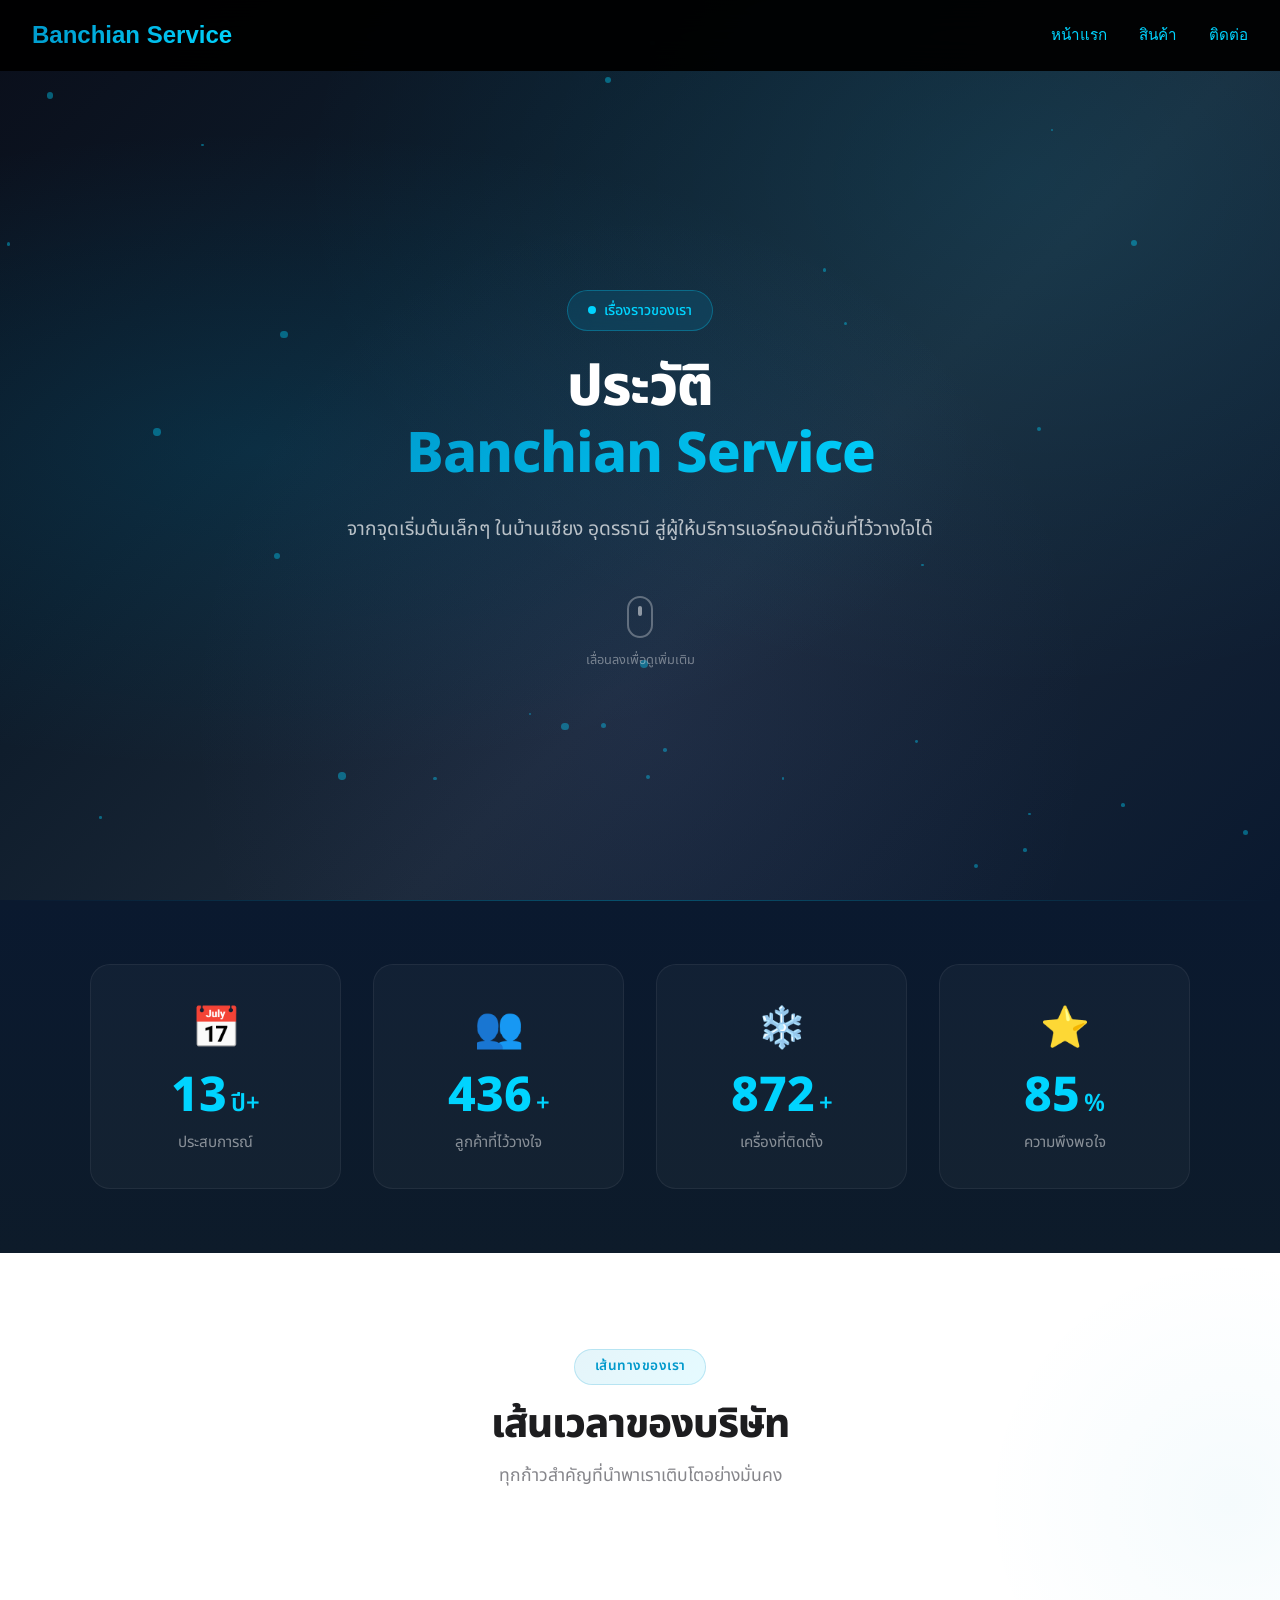
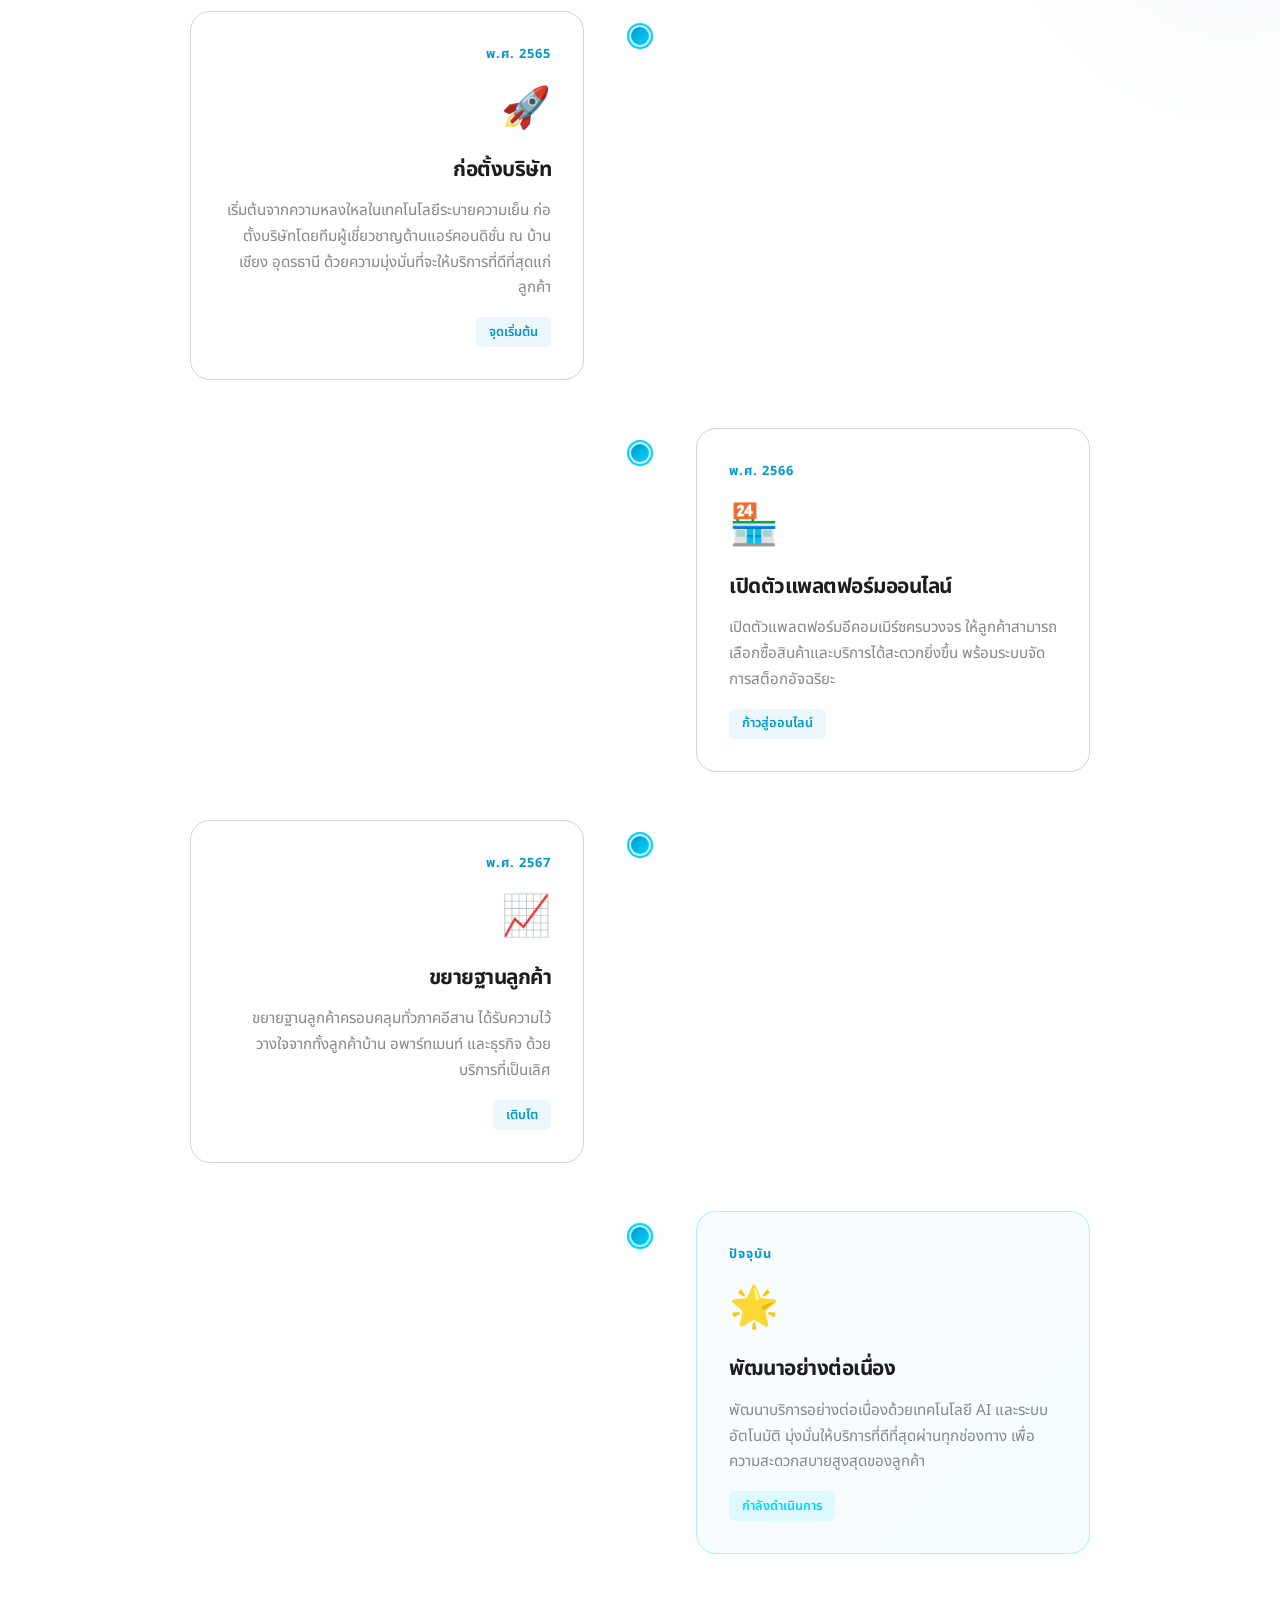
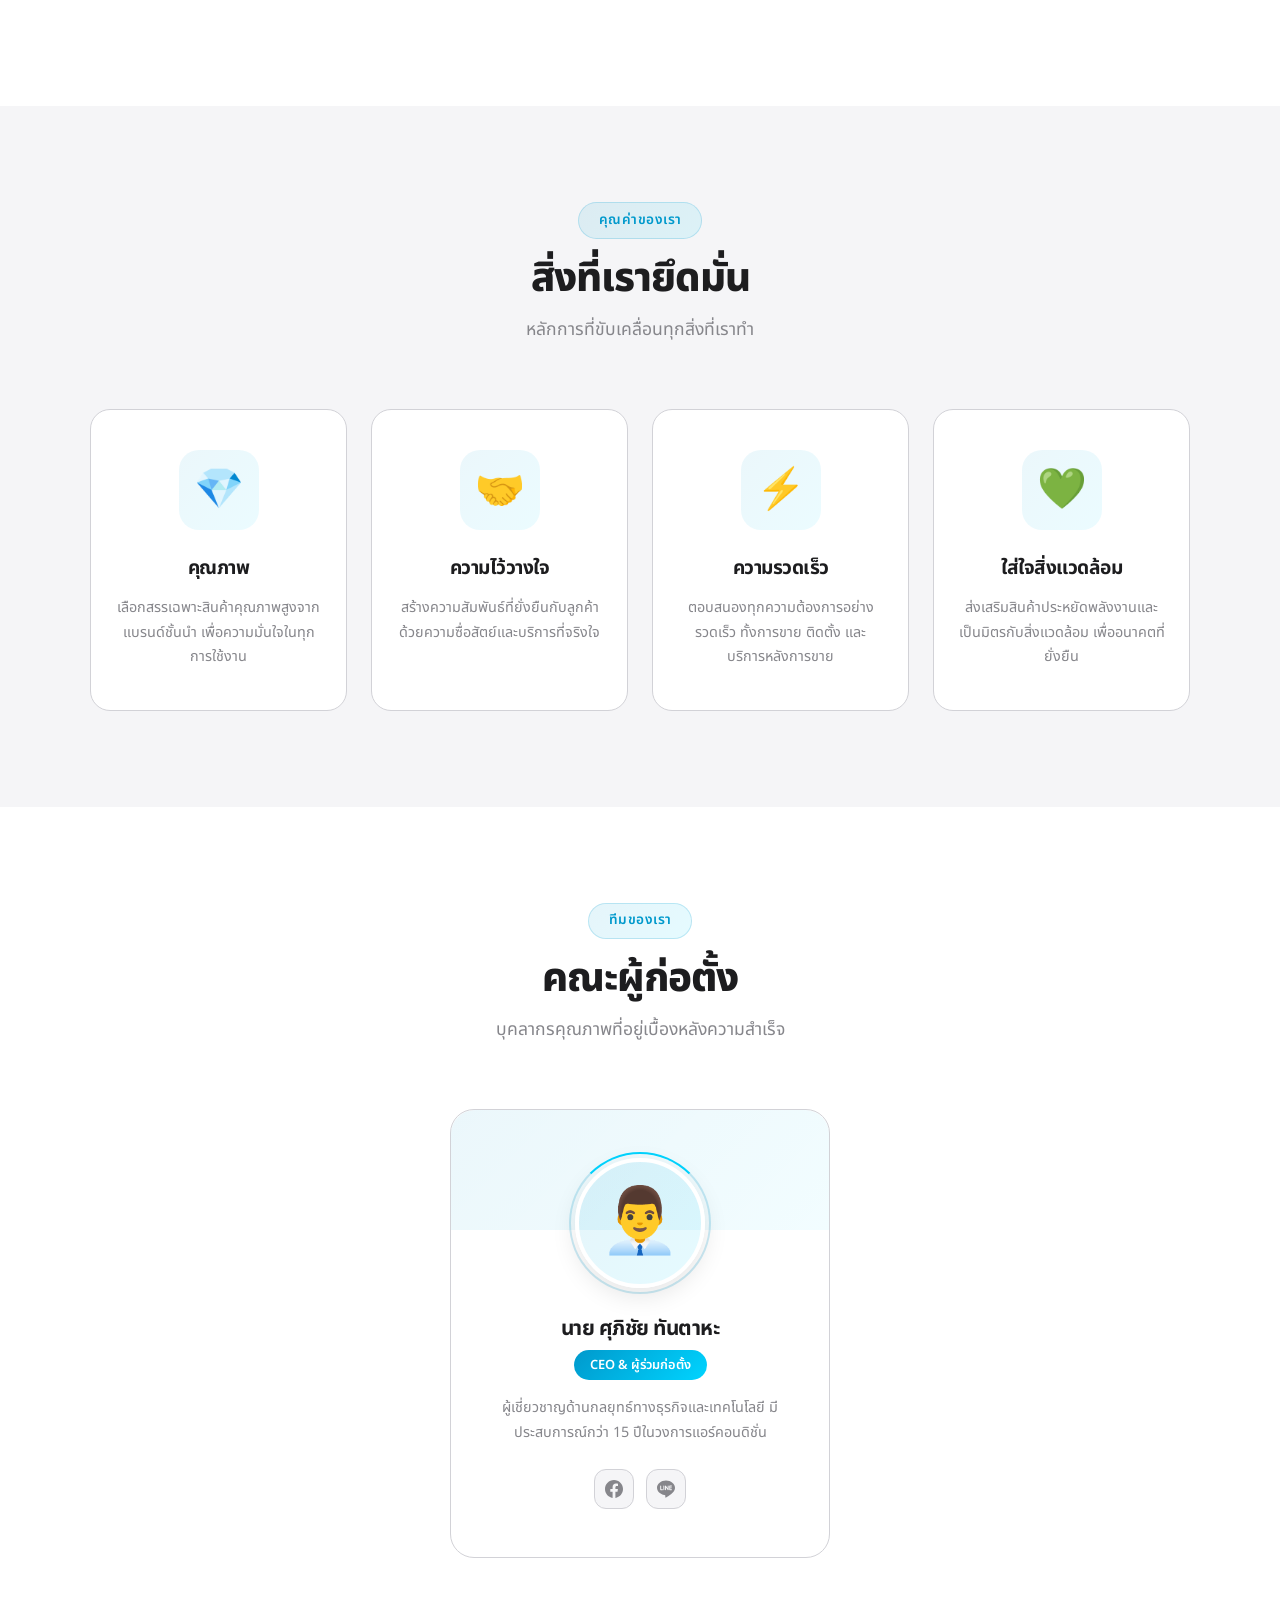
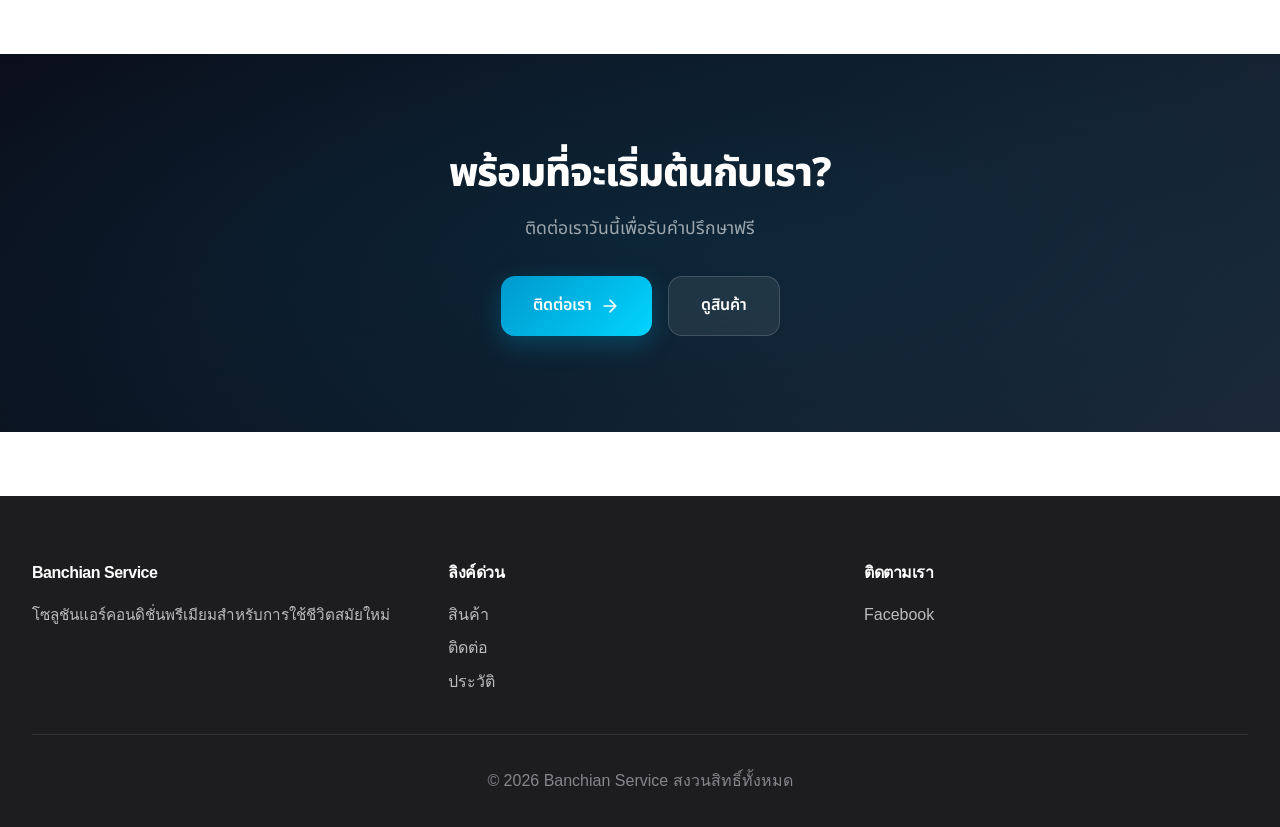
<file: history.html>
<!DOCTYPE html>
<html lang="th">

<head>
    <meta charset="UTF-8">
    <meta name="viewport" content="width=device-width, initial-scale=1.0">
    <meta name="description" content="ประวัติบริษัท Banchian Service - จากจุดเริ่มต้นเล็กๆ สู่ผู้ให้บริการแอร์คอนดิชั่นที่ไว้วางใจได้">
    <title>ประวัติบริษัทและผู้ก่อตั้ง - Banchian Service</title>
    <link rel="stylesheet" href="styles.css">
    <link rel="stylesheet" href="history.css">
    <link rel="preconnect" href="https://fonts.googleapis.com">
    <link rel="preconnect" href="https://fonts.gstatic.com" crossorigin>
    <link href="https://fonts.googleapis.com/css2?family=Noto+Sans+Thai:wght@300;400;500;600;700;800&display=swap" rel="stylesheet">
</head>

<body>
    <!-- Header Navigation -->
    <nav class="navbar">
        <div class="nav-container">
            <div class="logo">
                <a href="index.html" class="logo-text">Banchian Service</a>
            </div>
            <ul class="nav-menu">
                <li><a href="index.html" class="nav-link">หน้าแรก</a></li>
                <li><a href="index.html#products" class="nav-link">สินค้า</a></li>
                <li><a href="index.html#contact" class="nav-link">ติดต่อ</a></li>
            </ul>
            <button class="hamburger" id="historyHamburger">
                <span></span>
                <span></span>
                <span></span>
            </button>
        </div>
    </nav>

    <!-- Hero Section with Particles -->
    <section class="hist-hero">
        <div class="hist-hero-particles" id="heroParticles"></div>
        <div class="hist-hero-overlay"></div>
        <div class="hist-hero-content">
            <div class="hist-hero-badge">
                <span class="hist-badge-dot"></span>
                เรื่องราวของเรา
            </div>
            <h1 class="hist-hero-title">
                <span class="hist-title-line">ประวัติ</span>
                <span class="hist-title-line hist-title-gradient">Banchian Service</span>
            </h1>
            <p class="hist-hero-subtitle">จากจุดเริ่มต้นเล็กๆ ในบ้านเชียง อุดรธานี สู่ผู้ให้บริการแอร์คอนดิชั่นที่ไว้วางใจได้</p>
            <div class="hist-hero-scroll">
                <div class="hist-scroll-mouse">
                    <div class="hist-scroll-wheel"></div>
                </div>
                <span>เลื่อนลงเพื่อดูเพิ่มเติม</span>
            </div>
        </div>
    </section>

    <!-- Stats Counter Section -->
    <section class="hist-stats">
        <div class="hist-stats-container">
            <div class="hist-stat-item" data-target="15">
                <div class="hist-stat-icon">📅</div>
                <div class="hist-stat-number">0</div>
                <div class="hist-stat-suffix">ปี+</div>
                <div class="hist-stat-label">ประสบการณ์</div>
            </div>
            <div class="hist-stat-item" data-target="500">
                <div class="hist-stat-icon">👥</div>
                <div class="hist-stat-number">0</div>
                <div class="hist-stat-suffix">+</div>
                <div class="hist-stat-label">ลูกค้าที่ไว้วางใจ</div>
            </div>
            <div class="hist-stat-item" data-target="1000">
                <div class="hist-stat-icon">❄️</div>
                <div class="hist-stat-number">0</div>
                <div class="hist-stat-suffix">+</div>
                <div class="hist-stat-label">เครื่องที่ติดตั้ง</div>
            </div>
            <div class="hist-stat-item" data-target="98">
                <div class="hist-stat-icon">⭐</div>
                <div class="hist-stat-number">0</div>
                <div class="hist-stat-suffix">%</div>
                <div class="hist-stat-label">ความพึงพอใจ</div>
            </div>
        </div>
    </section>

    <!-- Timeline Section -->
    <section class="hist-timeline-section">
        <div class="hist-section-header">
            <span class="hist-section-tag">เส้นทางของเรา</span>
            <h2>เส้นเวลาของบริษัท</h2>
            <p>ทุกก้าวสำคัญที่นำพาเราเติบโตอย่างมั่นคง</p>
        </div>

        <div class="hist-timeline">
            <div class="hist-timeline-line"></div>

            <div class="hist-timeline-item hist-left" data-aos="fade-right">
                <div class="hist-timeline-dot">
                    <span class="hist-dot-ping"></span>
                </div>
                <div class="hist-timeline-card">
                    <div class="hist-card-year">พ.ศ. 2565</div>
                    <div class="hist-card-icon">🚀</div>
                    <h3>ก่อตั้งบริษัท</h3>
                    <p>เริ่มต้นจากความหลงใหลในเทคโนโลยีระบายความเย็น ก่อตั้งบริษัทโดยทีมผู้เชี่ยวชาญด้านแอร์คอนดิชั่น ณ บ้านเชียง อุดรธานี ด้วยความมุ่งมั่นที่จะให้บริการที่ดีที่สุดแก่ลูกค้า</p>
                    <div class="hist-card-tag">จุดเริ่มต้น</div>
                </div>
            </div>

            <div class="hist-timeline-item hist-right" data-aos="fade-left">
                <div class="hist-timeline-dot">
                    <span class="hist-dot-ping"></span>
                </div>
                <div class="hist-timeline-card">
                    <div class="hist-card-year">พ.ศ. 2566</div>
                    <div class="hist-card-icon">🏪</div>
                    <h3>เปิดตัวแพลตฟอร์มออนไลน์</h3>
                    <p>เปิดตัวแพลตฟอร์มอีคอมเมิร์ซครบวงจร ให้ลูกค้าสามารถเลือกซื้อสินค้าและบริการได้สะดวกยิ่งขึ้น พร้อมระบบจัดการสต็อกอัจฉริยะ</p>
                    <div class="hist-card-tag">ก้าวสู่ออนไลน์</div>
                </div>
            </div>

            <div class="hist-timeline-item hist-left" data-aos="fade-right">
                <div class="hist-timeline-dot">
                    <span class="hist-dot-ping"></span>
                </div>
                <div class="hist-timeline-card">
                    <div class="hist-card-year">พ.ศ. 2567</div>
                    <div class="hist-card-icon">📈</div>
                    <h3>ขยายฐานลูกค้า</h3>
                    <p>ขยายฐานลูกค้าครอบคลุมทั่วภาคอีสาน ได้รับความไว้วางใจจากทั้งลูกค้าบ้าน อพาร์ทเมนท์ และธุรกิจ ด้วยบริการที่เป็นเลิศ</p>
                    <div class="hist-card-tag">เติบโต</div>
                </div>
            </div>

            <div class="hist-timeline-item hist-right" data-aos="fade-left">
                <div class="hist-timeline-dot hist-dot-active">
                    <span class="hist-dot-ping hist-ping-active"></span>
                </div>
                <div class="hist-timeline-card hist-card-active">
                    <div class="hist-card-year">ปัจจุบัน</div>
                    <div class="hist-card-icon">🌟</div>
                    <h3>พัฒนาอย่างต่อเนื่อง</h3>
                    <p>พัฒนาบริการอย่างต่อเนื่องด้วยเทคโนโลยี AI และระบบอัตโนมัติ มุ่งมั่นให้บริการที่ดีที่สุดผ่านทุกช่องทาง เพื่อความสะดวกสบายสูงสุดของลูกค้า</p>
                    <div class="hist-card-tag hist-tag-active">กำลังดำเนินการ</div>
                </div>
            </div>
        </div>
    </section>

    <!-- Values Section -->
    <section class="hist-values-section">
        <div class="hist-section-header">
            <span class="hist-section-tag">คุณค่าของเรา</span>
            <h2>สิ่งที่เรายึดมั่น</h2>
            <p>หลักการที่ขับเคลื่อนทุกสิ่งที่เราทำ</p>
        </div>
        <div class="hist-values-grid">
            <div class="hist-value-card" data-aos="zoom-in">
                <div class="hist-value-icon-wrap">
                    <div class="hist-value-icon">💎</div>
                </div>
                <h3>คุณภาพ</h3>
                <p>เลือกสรรเฉพาะสินค้าคุณภาพสูงจากแบรนด์ชั้นนำ เพื่อความมั่นใจในทุกการใช้งาน</p>
            </div>
            <div class="hist-value-card" data-aos="zoom-in">
                <div class="hist-value-icon-wrap">
                    <div class="hist-value-icon">🤝</div>
                </div>
                <h3>ความไว้วางใจ</h3>
                <p>สร้างความสัมพันธ์ที่ยั่งยืนกับลูกค้า ด้วยความซื่อสัตย์และบริการที่จริงใจ</p>
            </div>
            <div class="hist-value-card" data-aos="zoom-in">
                <div class="hist-value-icon-wrap">
                    <div class="hist-value-icon">⚡</div>
                </div>
                <h3>ความรวดเร็ว</h3>
                <p>ตอบสนองทุกความต้องการอย่างรวดเร็ว ทั้งการขาย ติดตั้ง และบริการหลังการขาย</p>
            </div>
            <div class="hist-value-card" data-aos="zoom-in">
                <div class="hist-value-icon-wrap">
                    <div class="hist-value-icon">💚</div>
                </div>
                <h3>ใส่ใจสิ่งแวดล้อม</h3>
                <p>ส่งเสริมสินค้าประหยัดพลังงานและเป็นมิตรกับสิ่งแวดล้อม เพื่ออนาคตที่ยั่งยืน</p>
            </div>
        </div>
    </section>

    <!-- Founders Section -->
    <section class="hist-founders-section">
        <div class="hist-section-header">
            <span class="hist-section-tag">ทีมของเรา</span>
            <h2>คณะผู้ก่อตั้ง</h2>
            <p>บุคลากรคุณภาพที่อยู่เบื้องหลังความสำเร็จ</p>
        </div>
        <div class="hist-founders-grid">
            <div class="hist-founder-card" data-aos="fade-up">
                <div class="hist-founder-img-wrap">
                    <div class="hist-founder-img-placeholder">
                        <span>👨‍💼</span>
                    </div>
                    <div class="hist-founder-ring"></div>
                </div>
                <div class="hist-founder-info">
                    <h3>นาย ศุภิชัย ทันตาหะ</h3>
                    <span class="hist-founder-role">CEO & ผู้ร่วมก่อตั้ง</span>
                    <p class="hist-founder-bio">ผู้เชี่ยวชาญด้านกลยุทธ์ทางธุรกิจและเทคโนโลยี มีประสบการณ์กว่า 15 ปีในวงการแอร์คอนดิชั่น</p>
                    <div class="hist-founder-social">
                        <a href="https://www.facebook.com/suphi.chay.thanta.ha" class="hist-social-btn" aria-label="Facebook">
                            <svg width="18" height="18" viewBox="0 0 24 24" fill="currentColor"><path d="M24 12.073c0-6.627-5.373-12-12-12s-12 5.373-12 12c0 5.99 4.388 10.954 10.125 11.854v-8.385H7.078v-3.47h3.047V9.43c0-3.007 1.792-4.669 4.533-4.669 1.312 0 2.686.235 2.686.235v2.953H15.83c-1.491 0-1.956.925-1.956 1.874v2.25h3.328l-.532 3.47h-2.796v8.385C19.612 23.027 24 18.062 24 12.073z"/></svg>
                        </a>
                        <a href="#" class="hist-social-btn" aria-label="Line">
                            <svg width="18" height="18" viewBox="0 0 24 24" fill="currentColor"><path d="M19.365 9.863c.349 0 .63.285.63.631 0 .345-.281.63-.63.63H17.61v1.125h1.755c.349 0 .63.283.63.63 0 .344-.281.629-.63.629h-2.386c-.345 0-.627-.285-.627-.629V8.108c0-.345.282-.63.627-.63h2.386c.349 0 .63.285.63.63 0 .349-.281.63-.63.63H17.61v1.125h1.755zm-3.855 3.016c0 .27-.174.51-.432.596-.064.021-.133.031-.199.031-.211 0-.391-.09-.51-.25l-2.443-3.317v2.94c0 .344-.279.629-.631.629-.346 0-.626-.285-.626-.629V8.108c0-.27.173-.51.43-.595.06-.023.136-.033.194-.033.195 0 .375.104.495.254l2.462 3.33V8.108c0-.345.282-.63.63-.63.345 0 .63.285.63.63v4.771zm-5.741 0c0 .344-.282.629-.631.629-.345 0-.627-.285-.627-.629V8.108c0-.345.282-.63.627-.63.349 0 .631.285.631.63v4.771zm-2.466.629H4.917c-.345 0-.63-.285-.63-.629V8.108c0-.345.285-.63.63-.63.348 0 .63.285.63.63v4.141h1.756c.348 0 .629.283.629.63 0 .344-.281.629-.629.629M24 10.314C24 4.943 18.615.572 12 .572S0 4.943 0 10.314c0 4.811 4.27 8.842 10.035 9.608.391.082.923.258 1.058.59.12.301.079.766.038 1.08l-.164 1.02c-.045.301-.24 1.186 1.049.645 1.291-.539 6.916-4.078 9.436-6.975C23.176 14.393 24 12.458 24 10.314"/></svg>
                        </a>
                    </div>
                </div>
            </div>
        </div>
    </section>

    <!-- CTA Section -->
    <section class="hist-cta-section">
        <div class="hist-cta-content">
            <h2>พร้อมที่จะเริ่มต้นกับเรา?</h2>
            <p>ติดต่อเราวันนี้เพื่อรับคำปรึกษาฟรี</p>
            <div class="hist-cta-buttons">
                <a href="index.html#contact" class="hist-cta-btn hist-cta-primary">
                    ติดต่อเรา
                    <svg width="20" height="20" viewBox="0 0 24 24" fill="none" stroke="currentColor" stroke-width="2" stroke-linecap="round" stroke-linejoin="round"><path d="M5 12h14M12 5l7 7-7 7"/></svg>
                </a>
                <a href="index.html#products" class="hist-cta-btn hist-cta-secondary">ดูสินค้า</a>
            </div>
        </div>
    </section>

    <!-- Footer -->
    <footer class="footer">
        <div class="footer-container">
            <div class="footer-content">
                <div class="footer-section">
                    <h4>Banchian Service</h4>
                    <p>โซลูชันแอร์คอนดิชั่นพรีเมียมสำหรับการใช้ชีวิตสมัยใหม่</p>
                </div>
                <div class="footer-section">
                    <h4>ลิงค์ด่วน</h4>
                    <ul>
                        <li><a href="index.html#products">สินค้า</a></li>
                        <li><a href="index.html#contact">ติดต่อ</a></li>
                        <li><a href="history.html">ประวัติ</a></li>
                    </ul>
                </div>
                <div class="footer-section">
                    <h4>ติดตามเรา</h4>
                    <div class="social-links">
                        <a href="https://www.facebook.com/suphi.chay.thanta.ha" class="social-link">Facebook</a>
                    </div>
                </div>
            </div>
            <div class="footer-bottom">
                <p>&copy; 2026 Banchian Service สงวนสิทธิ์ทั้งหมด</p>
            </div>
        </div>
    </footer>

    <script>
        // ==============================
        // Hamburger Menu
        // ==============================
        const hamburger = document.getElementById('historyHamburger');
        const navMenu = document.querySelector('.nav-menu');
        if (hamburger) {
            hamburger.addEventListener('click', () => {
                navMenu.classList.toggle('active');
                hamburger.classList.toggle('active');
            });
        }

        // ==============================
        // Hero Particle Animation
        // ==============================
        function createParticles() {
            const container = document.getElementById('heroParticles');
            if (!container) return;
            const particleCount = 30;

            for (let i = 0; i < particleCount; i++) {
                const particle = document.createElement('div');
                particle.classList.add('hist-particle');
                particle.style.left = Math.random() * 100 + '%';
                particle.style.top = Math.random() * 100 + '%';
                particle.style.width = (Math.random() * 6 + 2) + 'px';
                particle.style.height = particle.style.width;
                particle.style.animationDelay = (Math.random() * 6) + 's';
                particle.style.animationDuration = (Math.random() * 10 + 8) + 's';
                container.appendChild(particle);
            }
        }
        createParticles();

        // ==============================
        // Scroll Reveal Animations
        // ==============================
        function revealOnScroll() {
            const elements = document.querySelectorAll('[data-aos]');
            const windowHeight = window.innerHeight;

            elements.forEach(el => {
                const rect = el.getBoundingClientRect();
                const revealPoint = 150;

                if (rect.top < windowHeight - revealPoint) {
                    el.classList.add('hist-revealed');
                }
            });
        }

        // ==============================
        // Counter Animation
        // ==============================
        let countersAnimated = false;

        function animateCounters() {
            if (countersAnimated) return;

            const counters = document.querySelectorAll('.hist-stat-number');
            const statsSection = document.querySelector('.hist-stats');
            if (!statsSection) return;

            const rect = statsSection.getBoundingClientRect();
            if (rect.top > window.innerHeight - 100) return;

            countersAnimated = true;

            counters.forEach(counter => {
                const parent = counter.closest('.hist-stat-item');
                const target = parseInt(parent.getAttribute('data-target'));
                const duration = 2000;
                const startTime = performance.now();

                function updateCounter(currentTime) {
                    const elapsed = currentTime - startTime;
                    const progress = Math.min(elapsed / duration, 1);
                    
                    // Ease-out cubic
                    const eased = 1 - Math.pow(1 - progress, 3);
                    const current = Math.round(eased * target);
                    
                    counter.textContent = current.toLocaleString();

                    if (progress < 1) {
                        requestAnimationFrame(updateCounter);
                    }
                }

                requestAnimationFrame(updateCounter);
            });
        }

        // ==============================
        // Navbar Background on Scroll
        // ==============================
        function handleNavbar() {
            const navbar = document.querySelector('.navbar');
            if (window.scrollY > 50) {
                navbar.style.background = 'rgba(0, 0, 0, 0.98)';
                navbar.style.boxShadow = '0 4px 30px rgba(0, 0, 0, 0.3)';
            } else {
                navbar.style.background = 'rgba(0, 0, 0, 0.95)';
                navbar.style.boxShadow = 'none';
            }
        }

        // ==============================
        // Timeline Line Animation
        // ==============================
        function animateTimelineLine() {
            const line = document.querySelector('.hist-timeline-line');
            if (!line) return;

            const timeline = document.querySelector('.hist-timeline');
            const rect = timeline.getBoundingClientRect();
            const windowHeight = window.innerHeight;

            const scrollProgress = Math.min(
                Math.max((windowHeight - rect.top) / (rect.height + windowHeight), 0),
                1
            );

            line.style.height = (scrollProgress * 100) + '%';
        }

        // ==============================
        // Event Listeners
        // ==============================
        window.addEventListener('scroll', () => {
            revealOnScroll();
            animateCounters();
            handleNavbar();
            animateTimelineLine();
        });

        window.addEventListener('load', () => {
            revealOnScroll();
            animateCounters();
        });
    </script>
</body>

</html>
</file>
<file: styles.css>
* {
    margin: 0;
    padding: 0;
    box-sizing: border-box;
}

:root {
    --primary-color: #0099cc;
    --secondary-color: #00d4ff;
    --dark-text: #1d1d1f;
    --light-text: #86868b;
    --bg-white: #ffffff;
    --bg-light: #f5f5f7;
    --border-color: #d2d2d7;
    --glass-bg: rgba(255, 255, 255, 0.7);
    --glass-border: rgba(255, 255, 255, 0.18);
    --transition: all 0.3s cubic-bezier(0.4, 0, 0.2, 1);
}

html {
    scroll-behavior: smooth;
}

body {
    font-family: -apple-system, BlinkMacSystemFont, 'Segoe UI', Roboto, Oxygen, Ubuntu, Cantarell, sans-serif;
    color: var(--dark-text);
    background-color: var(--bg-white);
    line-height: 1.6;
    overflow-x: hidden;
}

/* Typography */
h1, h2, h3, h4, h5, h6 {
    font-weight: 600;
    letter-spacing: -0.5px;
}

h1 {
    font-size: 3.5rem;
    line-height: 1.1;
}

h2 {
    font-size: 2.5rem;
    line-height: 1.2;
}

h3 {
    font-size: 1.5rem;
}

p {
    color: var(--light-text);
    font-size: 1rem;
    line-height: 1.7;
}

/* Navigation */
.navbar {
    position: fixed;
    top: 0;
    width: 100%;
    background: rgba(0, 0, 0, 0.95);
    backdrop-filter: blur(20px);
    border-bottom: 1px solid rgba(0, 0, 0, 0.1);
    z-index: 1000;
    padding: 1rem 0;
}

.nav-container {
    max-width: 1280px;
    margin: 0 auto;
    padding: 0 2rem;
    display: flex;
    justify-content: space-between;
    align-items: center;
}

.logo-text {
    font-size: 1.5rem;
    font-weight: 700;
    background: linear-gradient(135deg, var(--primary-color), var(--secondary-color));
    -webkit-background-clip: text;
    -webkit-text-fill-color: transparent;
    background-clip: text;
    text-decoration: none;
}

.nav-menu {
    display: flex;
    list-style: none;
    gap: 2rem;
}

.nav-link {
    color: var(--secondary-color);
    text-decoration: none;
    font-size: 0.95rem;
    font-weight: 500;
    position: relative;
    transition: var(--transition);
}                                                               

.nav-link::after {
    content: '';
    position: absolute;
    bottom: -5px;
    left: 0;
    width: 0;
    height: 2px;
    background: var(--primary-color);
    transition: var(--transition);
}

.nav-link:hover::after {
    width: 100%;
}

.hamburger {
    display: none;
    flex-direction: column;
    background: none;
    border: none;
    cursor: pointer;
    gap: 6px;
}

.hamburger span {
    width: 25px;
    height: 2px;
    background: var(--primary-color);
    border-radius: 2px;
    transition: var(--transition);
}

/* Hero Section */
.hero {
    margin-top: 60px;
    min-height: 90vh;
    display: grid;
    grid-template-columns: 1fr 1fr;
    align-items: center;
    gap: 4rem;
    padding: 4rem 2rem;
    max-width: 1280px;
    margin-left: auto;
    margin-right: auto;
}

.hero-content {
    animation: fadeInUp 0.8s ease-out;
}

.hero-title {
    font-size: 4rem;
    margin-bottom: 1.5rem;
    color: var(--dark-text);
    background: linear-gradient(135deg, var(--dark-text), var(--primary-color));
    -webkit-background-clip: text;
    -webkit-text-fill-color: transparent;
    background-clip: text;
}

.hero-subtitle {
    font-size: 1.2rem;
    margin-bottom: 2rem;
    color: var(--light-text);
    line-height: 1.8;
}

.hero-buttons {
    display: flex;
    gap: 1rem;
    flex-wrap: wrap;
}

.btn {
    padding: 1rem 2rem;
    border-radius: 50px;
    text-decoration: none;
    font-weight: 600;
    font-size: 1rem;
    border: none;
    cursor: pointer;
    transition: var(--transition);
    display: inline-block;
    text-align: center;
}

.btn-primary {
    background: linear-gradient(135deg, var(--primary-color), var(--secondary-color));
    color: white;
    box-shadow: 0 8px 24px rgba(0, 153, 204, 0.3);
}

.btn-primary:hover {
    transform: translateY(-3px);
    box-shadow: 0 12px 32px rgba(0, 153, 204, 0.4);
}

.btn-secondary {
    background: var(--bg-white);
    color: var(--primary-color);
    border: 2px solid var(--primary-color);
}

.btn-secondary:hover {
    background: var(--bg-light);
    transform: translateY(-3px);
}

.hero-image {
    width: min(100%, 450px);
    margin: 70px auto 0; /* auto ซ้าย-ขวา = อยู่กลาง */

    display: flex;
    justify-content: center;
    align-items: center;

    animation: float 3s ease-in-out infinite;
}

.hero-image img {
    width: 100%;
    height: auto;
    display: block;

    filter:
        drop-shadow(3px 0 black)
        drop-shadow(-3px 0 black)
        drop-shadow(0 3px black)
        drop-shadow(0 -3px black);
}

.hero-image-placeholder {
    width: 100%;
    max-width: 400px;
    height: 400px;
    background: linear-gradient(135deg, rgba(0, 153, 204, 0.1), rgba(0, 212, 255, 0.1));
    border-radius: 30px;
    display: flex;
    align-items: center;
    justify-content: center;
    backdrop-filter: blur(10px);
    border: 1px solid var(--glass-border);
}

.hero-image-placeholder svg {
    width: 80%;
    height: 80%;
}

/* Animations */
@keyframes fadeInUp {
    from {
        opacity: 0;
        transform: translateY(30px);
    }
    to {
        opacity: 1;
        transform: translateY(0);
    }
}

@keyframes float {
    0%, 100% {
        transform: translateY(0px);
    }
    50% {
        transform: translateY(-20px);
    }
}

@keyframes slideInLeft {
    from {
        opacity: 0;
        transform: translateX(-50px);
    }
    to {
        opacity: 1;
        transform: translateX(0);
    }
}

/* Section Header */
.section-header {
    text-align: center;
    margin-bottom: 4rem;
    animation: fadeInUp 0.8s ease-out;
}

.section-header h2 {
    margin-bottom: 1rem;
}

.section-header p {
    font-size: 1.1rem;
}

/* Products Section */
.products-section {
    padding: 6rem 2rem;
    max-width: 1280px;
    margin: 0 auto;
}

.filters {
    display: grid;
    grid-template-columns: repeat(auto-fit, minmax(200px, 1fr));
    gap: 1.5rem;
    margin-bottom: 3rem;
    background: var(--bg-light);
    padding: 2rem;
    border-radius: 20px;
}

.filter-group {
    display: flex;
    flex-direction: column;
}

.filter-group label {
    font-weight: 600;
    margin-bottom: 0.5rem;
    color: var(--dark-text);
}

.filter-group select {
    padding: 0.75rem 1rem;
    border: 1px solid var(--border-color);
    border-radius: 10px;
    background: var(--bg-white);
    color: var(--dark-text);
    font-size: 1rem;
    cursor: pointer;
    transition: var(--transition);
}

.filter-group select:hover,
.filter-group select:focus {
    border-color: var(--primary-color);
    outline: none;
    background: linear-gradient(var(--bg-white), var(--bg-white)) padding-box,
                linear-gradient(135deg, var(--primary-color), var(--secondary-color)) border-box;
}

.products-grid {
    display: grid;
    grid-template-columns: repeat(auto-fill, minmax(300px, 1fr));
    gap: 2rem;
}

.product-card {
    background: var(--bg-white);
    border-radius: 20px;
    overflow: hidden;
    border: 1px solid var(--border-color);
    transition: var(--transition);
    animation: fadeInUp 0.6s ease-out;
    display: flex;
    flex-direction: column;
}

.product-card:hover {
    transform: translateY(-8px);
    border-color: var(--primary-color);
    box-shadow: 0 20px 40px rgba(0, 0, 0, 0.1);
}

.product-image {
    width: 100%;
    height: 250px;
    background: linear-gradient(135deg, rgba(0, 153, 204, 0.1), rgba(0, 212, 255, 0.1));
    display: flex;
    align-items: center;
    justify-content: center;
    overflow: hidden;
    aspect-ratio: 4 / 3;
}

.product-img {
    width: 125%;
    height: 125%;
    object-fit: contain;
    object-position: center;
    transition: var(--transition);
    padding: 1rem;
}

.product-card:hover .product-img {
    transform: scale(1.05);
}

.product-placeholder {
    font-size: 1.2rem;
    font-weight: 600;
    color: var(--primary-color);
    text-align: center;
}

.product-info {
    padding: 1.5rem;
    flex-grow: 1;
    display: flex;
    flex-direction: column;
}

.product-info h3 {
    margin-bottom: 0.5rem;
    color: var(--dark-text);
}

.product-specs {
    display: flex;
    gap: 1rem;
    margin-bottom: 1rem;
    flex-wrap: wrap;
}

.spec {
    font-size: 0.85rem;
    background: var(--bg-light);
    padding: 0.4rem 0.8rem;
    border-radius: 8px;
    color: var(--light-text);
}

.product-description {
    font-size: 0.95rem;
    color: var(--light-text);
    margin-bottom: 1rem;
    flex-grow: 1;
}

.product-footer {
    display: flex;
    justify-content: space-between;
    align-items: center;
    margin-top: auto;
}

.price {
    font-size: 1.1rem;
    font-weight: 700;
    color: var(--primary-color);
}

.add-cart {
    background: var(--primary-color);
    color: white;
    border: none;
    padding: 0.75rem 1.5rem;
    border-radius: 10px;
    cursor: pointer;
    font-weight: 600;
    transition: var(--transition);
}

.add-cart:hover {
    background: var(--secondary-color);
    transform: scale(1.05);
}

/* Why Choose Us Section */
.why-choose-us {
    padding: 6rem 2rem;
    background: linear-gradient(135deg, rgba(0, 153, 204, 0.05), rgba(0, 212, 255, 0.05));
    max-width: 1280px;
    margin: 0 auto;
}

.benefits-grid {
    display: grid;
    grid-template-columns: repeat(auto-fit, minmax(250px, 1fr));
    gap: 2rem;
}

.benefit-card {
    background: var(--bg-white);
    padding: 2rem;
    border-radius: 20px;
    border: 1px solid var(--border-color);
    text-align: center;
    transition: var(--transition);
    animation: fadeInUp 0.6s ease-out;
}

.benefit-card:hover {
    transform: translateY(-5px);
    border-color: var(--primary-color);
    box-shadow: 0 10px 30px rgba(0, 153, 204, 0.15);
}

.benefit-icon {
    font-size: 3rem;
    margin-bottom: 1rem;
}

.benefit-card h3 {
    margin-bottom: 1rem;
}

.benefit-card p {
    font-size: 0.95rem;
}

/* Smart Features Section */
.smart-features {
    padding: 6rem 2rem;
    max-width: 1280px;
    margin: 0 auto;
}

.features-container {
    display: grid;
    grid-template-columns: repeat(auto-fit, minmax(280px, 1fr));
    gap: 2rem;
}

.feature {
    padding: 2rem;
    background: var(--bg-light);
    border-radius: 20px;
    border: 1px solid var(--border-color);
    transition: var(--transition);
    animation: fadeInUp 0.6s ease-out;
}

.feature:hover {
    background: var(--bg-white);
    border-color: var(--primary-color);
    box-shadow: 0 10px 30px rgba(0, 0, 0, 0.08);
    transform: translateY(-5px);
}

.feature-icon {
    font-size: 3rem;
    margin-bottom: 1rem;
}

.feature h3 {
    margin-bottom: 0.5rem;
}

.feature p {
    font-size: 0.95rem;
}

/* Reviews Section */
.reviews-section {
    padding: 6rem 2rem;
    background: linear-gradient(135deg, rgba(0, 153, 204, 0.05), rgba(0, 212, 255, 0.05));
    max-width: 1280px;
    margin: 0 auto;
}

.reviews-grid {
    display: grid;
    grid-template-columns: repeat(auto-fit, minmax(300px, 1fr));
    gap: 2rem;
}

.review-card {
    background: var(--bg-white);
    padding: 2rem;
    border-radius: 20px;
    border: 1px solid var(--border-color);
    transition: var(--transition);
    animation: fadeInUp 0.6s ease-out;
}

.review-card:hover {
    transform: translateY(-5px);
    box-shadow: 0 15px 35px rgba(0, 153, 204, 0.15);
    border-color: var(--primary-color);
}

.review-rating {
    font-size: 1.2rem;
    margin-bottom: 1rem;
}

.review-text {
    font-style: italic;
    margin-bottom: 1rem;
    color: var(--dark-text);
    line-height: 1.8;
}

.review-author {
    font-weight: 600;
    color: var(--light-text);
}

/* Promotions Section */
.promotions-section {
    padding: 6rem 2rem;
    max-width: 1280px;
    margin: 0 auto;
    display: grid;
    grid-template-columns: repeat(auto-fit, minmax(300px, 1fr));
    gap: 2rem;
}

.promotion-card {
    padding: 2rem;
    border-radius: 20px;
    color: white;
    text-align: center;
    position: relative;
    overflow: hidden;
    transition: var(--transition);
    animation: fadeInUp 0.6s ease-out;
    display: flex;
    flex-direction: column;
    justify-content: center;
}

.promotion-card::before {
    content: '';
    position: absolute;
    top: 0;
    left: 0;
    right: 0;
    bottom: 0;
    background: linear-gradient(135deg, rgba(0, 0, 0, 0.1), rgba(0, 0, 0, 0.2));
    z-index: 1;
}

.promotion-card > * {
    position: relative;
    z-index: 2;
}

.promotion-summer {
    background: linear-gradient(135deg, #FF6B6B, #FF8E53);
}

.promotion-bundle {
    background: linear-gradient(135deg, var(--primary-color), var(--secondary-color));
}

.promotion-financing {
    background: linear-gradient(135deg, #667eea, #764ba2);
}

.promotion-card:hover {
    transform: translateY(-8px) scale(1.02);
    box-shadow: 0 20px 40px rgba(0, 0, 0, 0.2);
}

.promotion-card h3 {
    font-size: 1.8rem;
    margin-bottom: 0.5rem;
}

.promo-text {
    font-size: 1rem;
    margin-bottom: 0.5rem;
    color: rgba(255, 255, 255, 0.9);
}

.promo-expires {
    font-size: 0.85rem;
    opacity: 0.9;
    margin-bottom: 1.5rem;
    color: rgba(255, 255, 255, 0.8);
}

/* Contact Section */
.contact-section {
    padding: 6rem 2rem;
    max-width: 1280px;
    margin: 0 auto;
}

.contact-container {
    display: grid;
    grid-template-columns: 1fr 1fr;
    gap: 3rem;
    margin-bottom: 3rem;
}

.contact-info {
    display: grid;
    grid-template-columns: repeat(2, 1fr);
    gap: 2rem;
}

.contact-item {
    padding: 1.5rem;
    background: var(--bg-light);
    border-radius: 15px;
    border: 1px solid var(--border-color);
    transition: var(--transition);
}

.contact-item:hover {
    border-color: var(--primary-color);
    background: var(--bg-white);
}

.contact-item h4 {
    margin-bottom: 0.5rem;
    color: var(--dark-text);
}

.contact-item p {
    color: var(--light-text);
}

.contact-item a {
    color: var(--primary-color);
    text-decoration: none;
    font-weight: 500;
}

.contact-item a:hover {
    text-decoration: underline;
}

.contact-form {
    background: var(--bg-light);
    padding: 2rem;
    border-radius: 20px;
    border: 1px solid var(--border-color);
}

.form-group {
    margin-bottom: 1.5rem;
    display: flex;
    flex-direction: column;
}

.form-group label {
    font-weight: 600;
    margin-bottom: 0.5rem;
    color: var(--dark-text);
}

.form-group input,
.form-group textarea {
    padding: 0.75rem 1rem;
    border: 1px solid var(--border-color);
    border-radius: 10px;
    font-size: 1rem;
    font-family: inherit;
    transition: var(--transition);
}

.form-group input:focus,
.form-group textarea:focus {
    outline: none;
    border-color: var(--primary-color);
    box-shadow: 0 0 0 3px rgba(0, 153, 204, 0.1);
}

.map-container {
    border-radius: 20px;
    overflow: hidden;
    border: 1px solid var(--border-color);
}

/* Footer */
.footer {
    background: var(--dark-text);
    color: white;
    padding: 4rem 2rem 2rem;
    margin-top: 4rem;
}

.footer-container {
    max-width: 1280px;
    margin: 0 auto;
}

.footer-content {
    display: grid;
    grid-template-columns: repeat(auto-fit, minmax(250px, 1fr));
    gap: 2rem;
    margin-bottom: 2rem;
}

.footer-section h4 {
    margin-bottom: 1rem;
    font-size: 1rem;
}

.footer-section p {
    color: rgba(255, 255, 255, 0.7);
    font-size: 0.95rem;
}

.footer-section ul {
    list-style: none;
}

.footer-section ul li {
    margin-bottom: 0.5rem;
}

.footer-section a {
    color: rgba(255, 255, 255, 0.7);
    text-decoration: none;
    transition: var(--transition);
}

.footer-section a:hover {
    color: var(--secondary-color);
}

.social-links {
    display: flex;
    gap: 1rem;
    flex-wrap: wrap;
}

.social-link {
    display: inline-block;
}

.footer-bottom {
    border-top: 1px solid rgba(255, 255, 255, 0.1);
    padding-top: 2rem;
    text-align: center;
    color: rgba(255, 255, 255, 0.6);
    font-size: 0.9rem;
}

/* Modal */
.modal {
    display: none;
    position: fixed;
    z-index: 2000;
    left: 0;
    top: 0;
    width: 100%;
    height: 100%;
    background-color: rgba(0, 0, 0, 0.5);
    animation: fadeIn 0.3s ease-out;
}

.modal.show {
    display: flex;
    align-items: center;
    justify-content: center;
}

.modal-content {
    background-color: white;
    padding: 0;
    border-radius: 20px;
    width: 90%;
    max-width: 600px;
    max-height: 80vh;
    overflow-y: auto;
    box-shadow: 0 20px 60px rgba(0, 0, 0, 0.3);
    animation: slideUp 0.3s ease-out;
}

.modal-checkout {
    max-width: 700px;
}

.modal-header {
    display: flex;
    justify-content: space-between;
    align-items: center;
    padding: 2rem;
    border-bottom: 1px solid var(--border-color);
    position: sticky;
    top: 0;
    background: white;
    z-index: 10;
}

.modal-header h2 {
    margin: 0;
    font-size: 1.5rem;
}

.close-modal {
    background: none;
    border: none;
    font-size: 2rem;
    cursor: pointer;
    color: var(--light-text);
    transition: var(--transition);
}

.close-modal:hover {
    color: var(--dark-text);
    transform: scale(1.2);
}

.modal-body {
    padding: 2rem;
    min-height: 300px;
}

.modal-footer {
    padding: 2rem;
    border-top: 1px solid var(--border-color);
    background: var(--bg-light);
    display: flex;
    gap: 1rem;
    flex-wrap: wrap;
    align-items: center;
    justify-content: space-between;
}

/* Cart Items */
.cart-items {
    display: flex;
    flex-direction: column;
    gap: 1rem;
}

.cart-item {
    background: var(--bg-light);
    padding: 1rem;
    border-radius: 10px;
    display: flex;
    justify-content: space-between;
    align-items: center;
    animation: slideInLeft 0.3s ease-out;
}

.cart-item-info {
    flex: 1;
}

.cart-item-name {
    font-weight: 600;
    color: var(--dark-text);
    margin-bottom: 0.5rem;
}

.cart-item-price {
    color: var(--light-text);
    font-size: 0.9rem;
}

.cart-item-qty {
    display: flex;
    gap: 0.5rem;
    align-items: center;
    margin-top: 0.5rem;
}

.qty-btn {
    background: white;
    border: 1px solid var(--border-color);
    padding: 0.3rem 0.6rem;
    border-radius: 5px;
    cursor: pointer;
    transition: var(--transition);
}

.qty-btn:hover {
    background: var(--primary-color);
    color: white;
    border-color: var(--primary-color);
}

.cart-item-total {
    font-weight: 600;
    color: var(--primary-color);
    min-width: 80px;
    text-align: right;
}

.remove-btn {
    background: #FF6B6B;
    color: white;
    border: none;
    padding: 0.5rem 1rem;
    border-radius: 8px;
    cursor: pointer;
    transition: var(--transition);
    margin: 10px;
}

.remove-btn:hover {
    background: #FF5252;
    transform: scale(1.05);
    margin: 20px;
}

.empty-cart {
    text-align: center;
    padding: 3rem 1rem;
    color: var(--light-text);
}

.empty-cart p {
    font-size: 1.2rem;
}

.cart-summary {
    flex: 1;
    font-size: 1.1rem;
    font-weight: 600;
}

.cart-summary p {
    margin: 0;
    color: var(--dark-text);
}

/* Checkout Form */
.payment-methods {
    display: flex;
    flex-direction: column;
    gap: 1rem;
    margin: 1rem 0;
}

.payment-methods label {
    display: flex;
    align-items: center;
    gap: 0.5rem;
    cursor: pointer;
    padding: 0.75rem 1rem;
    border: 2px solid var(--border-color);
    border-radius: 10px;
    transition: var(--transition);
}

.payment-methods label:hover {
    border-color: var(--primary-color);
    background: rgba(0, 153, 204, 0.05);
}

.payment-methods input[type="radio"] {
    cursor: pointer;
}

.payment-info {
    background: var(--bg-light);
    padding: 1rem;
    border-radius: 10px;
    margin: 1rem 0;
    border-left: 4px solid var(--primary-color);
}

.payment-info h4 {
    margin-top: 0;
    color: var(--dark-text);
}

.payment-info p {
    margin: 0.5rem 0;
    color: var(--light-text);
    font-size: 0.9rem;
}

.order-summary {
    background: var(--bg-light);
    padding: 1rem;
    border-radius: 10px;
    margin: 1rem 0;
}

.order-summary h3 {
    margin-top: 0;
    font-size: 1rem;
}

.checkout-item {
    display: flex;
    justify-content: space-between;
    padding: 0.5rem 0;
    border-bottom: 1px solid var(--border-color);
}

.checkout-item:last-child {
    border-bottom: none;
}

.total-amount {
    font-weight: 600;
    color: var(--primary-color);
    font-size: 1.2rem;
    margin-top: 1rem;
    text-align: right;
}

/* Animations */
@keyframes fadeIn {
    from {
        opacity: 0;
    }
    to {
        opacity: 1;
    }
}

/* Stock Management Styles */
.stock-badge {
    position: absolute;
    top: 10px;
    right: 10px;
    padding: 0.5rem 1rem;
    background: linear-gradient(135deg, #00d4ff, #0099cc);
    color: white;
    border-radius: 20px;
    font-size: 0.85rem;
    font-weight: 600;
    z-index: 10;
    box-shadow: 0 4px 12px rgba(0, 212, 255, 0.3);
}

.stock-badge.out-of-stock {
    background: linear-gradient(135deg, #FF6B6B, #FF5252);
    box-shadow: 0 4px 12px rgba(255, 107, 107, 0.3);
}

.product-image {
    position: relative;
}

.stock-info {
    font-size: 0.9rem;
    color: var(--primary-color);
    font-weight: 500;
    padding: 0.75rem;
    background: rgba(0, 153, 204, 0.1);
    border-radius: 8px;
    margin-bottom: 1rem;
    text-align: center;
}

.stock-count {
    font-weight: 700;
    font-size: 1.1rem;
    color: var(--primary-color);
}

/* Admin Stock Management */
.admin-stock-section {
    background: white;
    border-radius: 15px;
    padding: 2rem;
    margin-bottom: 2rem;
    box-shadow: 0 2px 10px rgba(0,0,0,0.1);
}

.admin-stock-section h2 {
    color: #0099cc;
    margin-bottom: 1.5rem;
    font-size: 1.8rem;
}

.stock-management-grid {
    display: grid;
    grid-template-columns: repeat(auto-fit, minmax(300px, 1fr));
    gap: 1.5rem;
}

.stock-item {
    padding: 1.5rem;
    border: 1px solid #e0e0e0;
    border-radius: 12px;
    background: #f9f9f9;
    transition: all 0.3s ease;
}

.stock-item:hover {
    box-shadow: 0 4px 12px rgba(0, 0, 0, 0.1);
    border-color: #0099cc;
}

.stock-item h3 {
    color: #0099cc;
    margin-bottom: 1rem;
    font-size: 1.1rem;
}

.stock-item-content {
    margin-bottom: 1rem;
}

.stock-item-content p {
    margin: 0.5rem 0;
    color: #666;
    font-size: 0.95rem;
}

.stock-item-content strong {
    color: #0099cc;
    font-weight: 600;
}

.stock-input-group {
    display: flex;
    gap: 0.5rem;
    align-items: center;
    margin-bottom: 1rem;
}

.stock-input-group input {
    flex: 1;
    padding: 0.75rem;
    border: 1px solid #ddd;
    border-radius: 8px;
    font-size: 1rem;
    transition: border-color 0.3s ease;
}

.stock-input-group input:focus {
    outline: none;
    border-color: #0099cc;
    box-shadow: 0 0 5px rgba(0, 153, 204, 0.3);
}

.stock-btn {
    padding: 0.75rem 1.5rem;
    background: #0099cc;
    color: white;
    border: none;
    border-radius: 8px;
    cursor: pointer;
    font-weight: 600;
    transition: all 0.3s ease;
    font-size: 0.95rem;
}

.stock-btn:hover {
    background: #0077aa;
    box-shadow: 0 4px 12px rgba(0, 153, 204, 0.3);
}

.stock-btn.danger {
    background: #FF6B6B;
}

.stock-btn.danger:hover {
    background: #FF5252;
    box-shadow: 0 4px 12px rgba(255, 107, 107, 0.3);
}

.stock-update-message {
    font-size: 0.85rem;
    padding: 0.75rem;
    border-radius: 8px;
    text-align: center;
    margin-top: 1rem;
    font-weight: 500;
}

.stock-update-message.success {
    background: #c8e6c9;
    color: #2e7d32;
}

.stock-update-message.error {
    background: #ffcdd2;
    color: #c62828;
}

@keyframes slideUp {
    from {
        opacity: 0;
        transform: translateY(50px);
    }
    to {
        opacity: 1;
        transform: translateY(0);
    }
}
@media (max-width: 1024px) {
    h1 {
        font-size: 3rem;
    }

    h2 {
        font-size: 2rem;
    }

    .hero {
        grid-template-columns: 1fr;
        gap: 2rem;
        min-height: auto;
        padding: 3rem 1.5rem;
    }

    .hero-title {
        font-size: 2.5rem;
    }

    .products-grid {
        grid-template-columns: repeat(auto-fill, minmax(250px, 1fr));
        gap: 1.5rem;
    }

    .contact-container {
        grid-template-columns: 1fr;
        gap: 2rem;
    }

    .contact-info {
        grid-template-columns: repeat(2, 1fr);
    }
}

@media (max-width: 768px) {
    .hamburger {
        display: flex;
        color: white;
    }

    .nav-menu {
        position: absolute;
        top: 60px;
        left: 0;
        width: 100%;
        background: var(--dark-text);
        flex-direction: column;
        gap: 1rem;
        padding: 1.5rem;
        /* border-bottom: 1px solid var(--border-color); */
        max-height: 0;
        overflow: hidden;
        transition: var(--transition);
        display: none;
    }

    .nav-menu.active {
        display: flex;
        max-height: 400px;
        padding: 1.5rem;
    }

    h1 {
        font-size: 2rem;
    }

    h2 {
        font-size: 1.5rem;
    }

    .hero-title {
        font-size: 1.8rem;
    }

    .hero-subtitle {
        font-size: 1rem;
    }

    .hero-buttons {
        flex-direction: column;
    }

    .btn {
        width: 100%;
    }

    .products-section {
        padding: 3rem 1.5rem;
    }

    .filters {
        grid-template-columns: 1fr;
        gap: 1rem;
    }

    .products-grid {
        grid-template-columns: 1fr;
        gap: 1.5rem;
    }

    .contact-info {
        grid-template-columns: 1fr;
    }

    .why-choose-us,
    .smart-features,
    .reviews-section,
    .contact-section {
        padding: 3rem 1.5rem;
    }

    .benefits-grid,
    .features-container,
    .reviews-grid {
        grid-template-columns: 1fr;
    }

    .promotions-section {
        grid-template-columns: 1fr;
        gap: 1.5rem;
    }

    .footer-content {
        grid-template-columns: 1fr;
        gap: 1.5rem;
    }
}

@media (max-width: 480px) {
    body {
        font-size: 14px;
    }

    h1 {
        font-size: 1.5rem;
    }

    h2 {
        font-size: 1.25rem;
    }

    h3 {
        font-size: 1.1rem;
    }

    .hero {
        margin-top: 80px;
        padding: 1.5rem;
        gap: 1.5rem;
    }

    .hero-title {
        font-size: 1.5rem;
    }

    .hero-buttons {
        flex-direction: column;
    }

    .nav-container {
        padding: 0 1rem;
    }

    .section-header {
        margin-bottom: 2rem;
    }

    .products-section,
    .why-choose-us,
    .smart-features,
    .reviews-section,
    .contact-section {
        padding: 2rem 1rem;
    }

    .filters {
        padding: 1rem;
    }

    .benefit-card,
    .feature,
    .review-card,
    .contact-item {
        padding: 1rem;
    }

    .price {
        font-size: 1.2rem;
    }

    .navbar {
        padding: 0.75rem 0;
    }
}

/* =========================================
   History Page Styles (Added by Assistant)
   ========================================= */

/* Hero Section */
.history-hero {
    background: linear-gradient(rgba(0, 0, 0, 0.6), rgba(0, 0, 0, 0.6)), url('images/hero-bg.jpg'); /* ใช้รูปพื้นหลังถ้ามี หรือใช้สีจากตัวแปร */
    background-size: cover;
    background-position: center;
    color: #ffffff;
    text-align: center;
    padding: 100px 20px;
    margin-top: 60px; /* ปรับตามความสูงของ header เดิม */
}

.history-hero h1 {
    font-size: 3rem;
    margin-bottom: 20px;
    color: var(--primary-color, #007bff); /* ใช้สีหลักจากธีมเดิมถ้ามี */
}

.history-hero p {
    font-size: 1.5rem;
    max-width: 800px;
    margin: 0 auto;
}

/* Timeline Section */
.timeline-section {
    padding: 60px 20px;
    background-color: #f9f9f9;
}

.timeline-section h2, .founders-section h2 {
    text-align: center;
    font-size: 2.5rem;
    margin-bottom: 40px;
    color: #333;
}

.timeline {
    position: relative;
    max-width: 800px;
    margin: 0 auto;
}

/* Line for the timeline */
.timeline::after {
    content: '';
    position: absolute;
    width: 6px;
    background-color: var(--secondary-color, #0056b3); /* สีรองจากธีมเดิม */
    top: 0;
    bottom: 0;
    left: 50%;
    margin-left: -3px;
}

.timeline-item {
    padding: 10px 40px;
    position: relative;
    background-color: inherit;
    width: 50%;
    box-sizing: border-box;
}

.timeline-item.left {
    left: 0;
}

.timeline-item.right {
    left: 50%;
}

/* จุดกลมๆ บน timeline */
.timeline-item::after {
    content: '';
    position: absolute;
    width: 20px;
    height: 20px;
    right: -10px;
    background-color: #fff;
    border: 4px solid var(--primary-color, #007bff);
    top: 15px;
    border-radius: 50%;
    z-index: 1;
}

.timeline-item.right::after {
    left: -10px;
}

.content {
    padding: 20px 30px;
    background-color: white;
    position: relative;
    border-radius: 6px;
    box-shadow: 0 4px 8px rgba(0,0,0,0.1);
}

.content h3 {
    color: var(--primary-color, #007bff);
    margin-bottom: 10px;
}

/* Founders Section */
.founders-section {
    padding: 60px 20px;
    background-color: #ffffff;
}

.founders-grid {
    display: grid;
    grid-template-columns: repeat(auto-fit, minmax(250px, 1fr));
    gap: 30px;
    max-width: 1200px;
    margin: 0 auto;
}

.founder-card {
    text-align: center;
    background-color: #f4f4f4;
    padding: 30px;
    border-radius: 10px;
    box-shadow: 0 4px 6px rgba(0,0,0,0.05);
    transition: transform 0.3s ease;
}

.founder-card:hover {
    transform: translateY(-5px);
}

.founder-img {
    width: 150px;
    height: 150px;
    border-radius: 50%;
    object-fit: cover;
    margin-bottom: 20px;
    border: 4px solid var(--primary-color, #007bff);
}

.founder-card h3 {
    font-size: 1.25rem;
    color: #333;
    margin-bottom: 5px;
}

.founder-card .role {
    color: var(--secondary-color, #0056b3);
    font-weight: bold;
    margin-bottom: 15px;
}

.founder-card .bio {
    font-size: 0.9rem;
    color: #666;
}

/* Responsive Design */
@media screen and (max-width: 600px) {
    .timeline::after {
        left: 31px;
    }
    
    .timeline-item {
        width: 100%;
        padding-left: 70px;
        padding-right: 25px;
    }
    
    .timeline-item.right {
        left: 0%;
    }
    
    .timeline-item::after {
        left: 21px;
    }
}
.nav-link-history{
    color: var(--secondary-color);
    text-decoration: none;
    font-size: 0.95rem;
    font-weight: 500;
    position: relative;
    transition: var(--transition);
}
</file>
<file: history.css>
/* =========================================
   History Page - Premium Styles
   ========================================= */

/* ---- Font ---- */
.hist-hero *,
.hist-stats *,
.hist-timeline-section *,
.hist-values-section *,
.hist-founders-section *,
.hist-cta-section * {
    font-family: 'Noto Sans Thai', -apple-system, BlinkMacSystemFont, 'Segoe UI', Roboto, sans-serif;
}

/* ---- Hero Section ---- */
.hist-hero {
    position: relative;
    min-height: 100vh;
    display: flex;
    align-items: center;
    justify-content: center;
    background: linear-gradient(135deg, #0a0e1a 0%, #0d1b2a 30%, #1b2838 60%, #0a192f 100%);
    overflow: hidden;
    margin-top: 0;
    padding-top: 60px;
}

.hist-hero-overlay {
    position: absolute;
    inset: 0;
    background:
        radial-gradient(ellipse at 20% 50%, rgba(0, 153, 204, 0.15) 0%, transparent 50%),
        radial-gradient(ellipse at 80% 20%, rgba(0, 212, 255, 0.1) 0%, transparent 50%),
        radial-gradient(ellipse at 50% 80%, rgba(102, 126, 234, 0.08) 0%, transparent 50%);
    z-index: 1;
}

.hist-hero-particles {
    position: absolute;
    inset: 0;
    z-index: 1;
    overflow: hidden;
}

.hist-particle {
    position: absolute;
    background: rgba(0, 212, 255, 0.4);
    border-radius: 50%;
    animation: histParticleFloat linear infinite;
    pointer-events: none;
}

@keyframes histParticleFloat {
    0% {
        transform: translateY(0) translateX(0) scale(1);
        opacity: 0;
    }
    10% {
        opacity: 1;
    }
    90% {
        opacity: 1;
    }
    100% {
        transform: translateY(-100vh) translateX(50px) scale(0.3);
        opacity: 0;
    }
}

.hist-hero-content {
    position: relative;
    z-index: 2;
    text-align: center;
    max-width: 800px;
    padding: 2rem;
    animation: histFadeInUp 1s ease-out;
}

.hist-hero-badge {
    display: inline-flex;
    align-items: center;
    gap: 0.5rem;
    padding: 0.5rem 1.25rem;
    background: rgba(0, 153, 204, 0.15);
    border: 1px solid rgba(0, 212, 255, 0.3);
    border-radius: 50px;
    color: var(--secondary-color);
    font-size: 0.9rem;
    font-weight: 500;
    margin-bottom: 1.5rem;
    backdrop-filter: blur(10px);
}

.hist-badge-dot {
    width: 8px;
    height: 8px;
    background: var(--secondary-color);
    border-radius: 50%;
    animation: histPulse 2s ease-in-out infinite;
}

@keyframes histPulse {
    0%, 100% { opacity: 1; transform: scale(1); }
    50% { opacity: 0.5; transform: scale(1.5); }
}

.hist-hero-title {
    margin-bottom: 1.5rem;
}

.hist-title-line {
    display: block;
    font-size: 3.5rem;
    font-weight: 800;
    color: #ffffff;
    line-height: 1.2;
    letter-spacing: -1px;
}

.hist-title-gradient {
    background: linear-gradient(135deg, var(--primary-color), var(--secondary-color), #667eea);
    -webkit-background-clip: text;
    -webkit-text-fill-color: transparent;
    background-clip: text;
    background-size: 200% 200%;
    animation: histGradientShift 4s ease-in-out infinite;
}

@keyframes histGradientShift {
    0%, 100% { background-position: 0% 50%; }
    50% { background-position: 100% 50%; }
}

.hist-hero-subtitle {
    font-size: 1.2rem;
    color: rgba(255, 255, 255, 0.7);
    line-height: 1.8;
    max-width: 600px;
    margin: 0 auto 3rem;
}

.hist-hero-scroll {
    display: flex;
    flex-direction: column;
    align-items: center;
    gap: 0.75rem;
    color: rgba(255, 255, 255, 0.4);
    font-size: 0.8rem;
    animation: histBounce 2s ease-in-out infinite;
}

.hist-scroll-mouse {
    width: 26px;
    height: 42px;
    border: 2px solid rgba(255, 255, 255, 0.3);
    border-radius: 15px;
    display: flex;
    justify-content: center;
    padding-top: 8px;
}

.hist-scroll-wheel {
    width: 4px;
    height: 10px;
    background: rgba(255, 255, 255, 0.5);
    border-radius: 2px;
    animation: histScrollWheel 2s ease-in-out infinite;
}

@keyframes histScrollWheel {
    0% { transform: translateY(0); opacity: 1; }
    100% { transform: translateY(12px); opacity: 0; }
}

@keyframes histBounce {
    0%, 100% { transform: translateY(0); }
    50% { transform: translateY(10px); }
}

/* ---- Stats Section ---- */
.hist-stats {
    padding: 4rem 2rem;
    background: linear-gradient(180deg, #0a192f 0%, #0d1b2a 100%);
    position: relative;
}

.hist-stats::before {
    content: '';
    position: absolute;
    top: 0;
    left: 0;
    right: 0;
    height: 1px;
    background: linear-gradient(90deg, transparent, rgba(0, 212, 255, 0.3), transparent);
}

.hist-stats-container {
    max-width: 1100px;
    margin: 0 auto;
    display: grid;
    grid-template-columns: repeat(4, 1fr);
    gap: 2rem;
}

.hist-stat-item {
    text-align: center;
    padding: 2rem 1rem;
    background: rgba(255, 255, 255, 0.03);
    border: 1px solid rgba(255, 255, 255, 0.06);
    border-radius: 20px;
    transition: all 0.4s ease;
    position: relative;
    overflow: hidden;
}

.hist-stat-item::before {
    content: '';
    position: absolute;
    inset: 0;
    background: linear-gradient(135deg, rgba(0, 153, 204, 0.1), transparent);
    opacity: 0;
    transition: opacity 0.4s ease;
}

.hist-stat-item:hover {
    transform: translateY(-5px);
    border-color: rgba(0, 212, 255, 0.2);
    box-shadow: 0 20px 40px rgba(0, 0, 0, 0.3);
}

.hist-stat-item:hover::before {
    opacity: 1;
}

.hist-stat-icon {
    font-size: 2.5rem;
    margin-bottom: 0.75rem;
    position: relative;
    z-index: 1;
}

.hist-stat-number {
    font-size: 3rem;
    font-weight: 800;
    color: var(--secondary-color);
    line-height: 1;
    display: inline;
    position: relative;
    z-index: 1;
}

.hist-stat-suffix {
    font-size: 1.5rem;
    font-weight: 600;
    color: var(--secondary-color);
    display: inline;
    position: relative;
    z-index: 1;
}

.hist-stat-label {
    font-size: 0.95rem;
    color: rgba(255, 255, 255, 0.5);
    margin-top: 0.5rem;
    font-weight: 400;
    position: relative;
    z-index: 1;
}

/* ---- Section Header ---- */
.hist-section-header {
    text-align: center;
    margin-bottom: 4rem;
}

.hist-section-tag {
    display: inline-block;
    padding: 0.4rem 1.2rem;
    background: linear-gradient(135deg, rgba(0, 153, 204, 0.1), rgba(0, 212, 255, 0.1));
    border: 1px solid rgba(0, 153, 204, 0.2);
    border-radius: 50px;
    color: var(--primary-color);
    font-size: 0.85rem;
    font-weight: 600;
    letter-spacing: 0.5px;
    margin-bottom: 1rem;
}

.hist-section-header h2 {
    font-size: 2.5rem;
    font-weight: 800;
    color: var(--dark-text);
    margin-bottom: 0.75rem;
    letter-spacing: -1px;
}

.hist-section-header p {
    font-size: 1.1rem;
    color: var(--light-text);
    max-width: 500px;
    margin: 0 auto;
}

/* ---- Timeline Section ---- */
.hist-timeline-section {
    padding: 6rem 2rem;
    background: var(--bg-white);
    position: relative;
    overflow: hidden;
}

.hist-timeline-section::before {
    content: '';
    position: absolute;
    top: 0;
    right: -200px;
    width: 500px;
    height: 500px;
    background: radial-gradient(circle, rgba(0, 153, 204, 0.04) 0%, transparent 70%);
    border-radius: 50%;
}

.hist-timeline {
    position: relative;
    max-width: 900px;
    margin: 0 auto;
    padding: 2rem 0;
}

.hist-timeline-line {
    position: absolute;
    width: 3px;
    background: linear-gradient(180deg, var(--primary-color), var(--secondary-color), #667eea);
    top: 0;
    bottom: 0;
    left: 50%;
    transform: translateX(-50%);
    height: 0%;
    transition: height 0.1s linear;
    border-radius: 3px;
    box-shadow: 0 0 15px rgba(0, 212, 255, 0.3);
}

.hist-timeline-item {
    padding: 1.5rem 0;
    position: relative;
    width: 50%;
    opacity: 0;
    transform: translateY(40px);
    transition: all 0.7s cubic-bezier(0.4, 0, 0.2, 1);
}

.hist-timeline-item.hist-revealed {
    opacity: 1;
    transform: translateY(0);
}

.hist-timeline-item.hist-left {
    padding-right: 3.5rem;
    text-align: right;
}

.hist-timeline-item.hist-right {
    left: 50%;
    padding-left: 3.5rem;
    text-align: left;
}

.hist-timeline-dot {
    position: absolute;
    width: 18px;
    height: 18px;
    background: linear-gradient(135deg, var(--primary-color), var(--secondary-color));
    border-radius: 50%;
    top: 2.5rem;
    z-index: 2;
    box-shadow: 0 0 0 4px rgba(0, 153, 204, 0.2);
}

.hist-timeline-item.hist-left .hist-timeline-dot {
    right: -9px;
}

.hist-timeline-item.hist-right .hist-timeline-dot {
    left: -9px;
}

.hist-dot-ping {
    position: absolute;
    inset: -4px;
    border: 2px solid var(--secondary-color);
    border-radius: 50%;
    animation: histDotPing 3s ease-in-out infinite;
}

.hist-dot-active {
    box-shadow: 0 0 0 4px rgba(0, 212, 255, 0.3), 0 0 20px rgba(0, 212, 255, 0.2);
}

.hist-ping-active {
    animation: histDotPing 1.5s ease-in-out infinite;
}

@keyframes histDotPing {
    0%, 100% { transform: scale(1); opacity: 1; }
    50% { transform: scale(1.8); opacity: 0; }
}

.hist-timeline-card {
    background: var(--bg-white);
    padding: 2rem;
    border-radius: 20px;
    border: 1px solid var(--border-color);
    transition: all 0.4s ease;
    position: relative;
    overflow: hidden;
}

.hist-timeline-card::before {
    content: '';
    position: absolute;
    top: 0;
    left: 0;
    right: 0;
    height: 3px;
    background: linear-gradient(90deg, var(--primary-color), var(--secondary-color));
    transform: scaleX(0);
    transition: transform 0.4s ease;
}

.hist-timeline-card:hover {
    border-color: rgba(0, 153, 204, 0.3);
    box-shadow: 0 20px 40px rgba(0, 0, 0, 0.08);
    transform: translateY(-3px);
}

.hist-timeline-card:hover::before {
    transform: scaleX(1);
}

.hist-card-active {
    border-color: rgba(0, 212, 255, 0.3);
    background: linear-gradient(135deg, rgba(0, 153, 204, 0.03), rgba(0, 212, 255, 0.03));
}

.hist-card-year {
    font-size: 0.8rem;
    font-weight: 700;
    color: var(--primary-color);
    text-transform: uppercase;
    letter-spacing: 1px;
    margin-bottom: 0.75rem;
}

.hist-card-icon {
    font-size: 2.5rem;
    margin-bottom: 0.75rem;
}

.hist-timeline-card h3 {
    font-size: 1.3rem;
    color: var(--dark-text);
    margin-bottom: 0.75rem;
    font-weight: 700;
}

.hist-timeline-card p {
    font-size: 0.95rem;
    color: var(--light-text);
    line-height: 1.7;
    margin-bottom: 1rem;
}

.hist-card-tag {
    display: inline-block;
    padding: 0.3rem 0.8rem;
    background: rgba(0, 153, 204, 0.08);
    color: var(--primary-color);
    border-radius: 6px;
    font-size: 0.8rem;
    font-weight: 600;
}

.hist-tag-active {
    background: rgba(0, 212, 255, 0.1);
    color: var(--secondary-color);
    animation: histPulse 2s ease-in-out infinite;
}

/* ---- Values Section ---- */
.hist-values-section {
    padding: 6rem 2rem;
    background: var(--bg-light);
}

.hist-values-grid {
    max-width: 1100px;
    margin: 0 auto;
    display: grid;
    grid-template-columns: repeat(4, 1fr);
    gap: 1.5rem;
}

.hist-value-card {
    background: var(--bg-white);
    padding: 2.5rem 1.5rem;
    border-radius: 20px;
    border: 1px solid var(--border-color);
    text-align: center;
    transition: all 0.4s cubic-bezier(0.4, 0, 0.2, 1);
    position: relative;
    overflow: hidden;
    opacity: 0;
    transform: scale(0.9);
}

.hist-value-card.hist-revealed {
    opacity: 1;
    transform: scale(1);
}

.hist-value-card::after {
    content: '';
    position: absolute;
    bottom: 0;
    left: 0;
    right: 0;
    height: 3px;
    background: linear-gradient(90deg, var(--primary-color), var(--secondary-color));
    transform: scaleX(0);
    transition: transform 0.4s ease;
}

.hist-value-card:hover {
    transform: translateY(-8px);
    border-color: rgba(0, 153, 204, 0.3);
    box-shadow: 0 20px 40px rgba(0, 0, 0, 0.08);
}

.hist-value-card:hover::after {
    transform: scaleX(1);
}

.hist-value-icon-wrap {
    width: 80px;
    height: 80px;
    margin: 0 auto 1.5rem;
    background: linear-gradient(135deg, rgba(0, 153, 204, 0.08), rgba(0, 212, 255, 0.08));
    border-radius: 20px;
    display: flex;
    align-items: center;
    justify-content: center;
    transition: all 0.4s ease;
}

.hist-value-card:hover .hist-value-icon-wrap {
    transform: scale(1.1) rotate(5deg);
    background: linear-gradient(135deg, rgba(0, 153, 204, 0.15), rgba(0, 212, 255, 0.15));
}

.hist-value-icon {
    font-size: 2.5rem;
}

.hist-value-card h3 {
    font-size: 1.2rem;
    color: var(--dark-text);
    margin-bottom: 0.75rem;
    font-weight: 700;
}

.hist-value-card p {
    font-size: 0.9rem;
    color: var(--light-text);
    line-height: 1.7;
}

/* ---- Founders Section ---- */
.hist-founders-section {
    padding: 6rem 2rem;
    background: var(--bg-white);
}

.hist-founders-grid {
    max-width: 1100px;
    margin: 0 auto;
    display: grid;
    grid-template-columns: repeat(auto-fit, minmax(300px, 1fr));
    gap: 2rem;
    justify-items: center;
}

.hist-founder-card {
    background: var(--bg-white);
    border-radius: 24px;
    border: 1px solid var(--border-color);
    padding: 3rem 2rem;
    text-align: center;
    transition: all 0.4s cubic-bezier(0.4, 0, 0.2, 1);
    position: relative;
    overflow: hidden;
    max-width: 380px;
    width: 100%;
    opacity: 0;
    transform: translateY(30px);
}

.hist-founder-card.hist-revealed {
    opacity: 1;
    transform: translateY(0);
}

.hist-founder-card::before {
    content: '';
    position: absolute;
    top: 0;
    left: 0;
    right: 0;
    height: 120px;
    background: linear-gradient(135deg, rgba(0, 153, 204, 0.08), rgba(0, 212, 255, 0.05));
    border-radius: 24px 24px 0 0;
}

.hist-founder-card:hover {
    transform: translateY(-8px);
    border-color: rgba(0, 153, 204, 0.3);
    box-shadow: 0 30px 60px rgba(0, 0, 0, 0.1);
}

.hist-founder-img-wrap {
    position: relative;
    width: 130px;
    height: 130px;
    margin: 0 auto 1.5rem;
    z-index: 1;
}

.hist-founder-img-placeholder {
    width: 130px;
    height: 130px;
    border-radius: 50%;
    background: linear-gradient(135deg, rgba(0, 153, 204, 0.1), rgba(0, 212, 255, 0.1));
    display: flex;
    align-items: center;
    justify-content: center;
    font-size: 4rem;
    border: 4px solid var(--bg-white);
    box-shadow: 0 8px 24px rgba(0, 0, 0, 0.1);
    position: relative;
    z-index: 2;
}

.hist-founder-ring {
    position: absolute;
    inset: -6px;
    border: 2px solid rgba(0, 153, 204, 0.2);
    border-radius: 50%;
    animation: histRingSpin 8s linear infinite;
    border-top-color: var(--secondary-color);
}

@keyframes histRingSpin {
    0% { transform: rotate(0deg); }
    100% { transform: rotate(360deg); }
}

.hist-founder-info {
    position: relative;
    z-index: 1;
}

.hist-founder-info h3 {
    font-size: 1.3rem;
    color: var(--dark-text);
    margin-bottom: 0.3rem;
    font-weight: 700;
}

.hist-founder-role {
    display: inline-block;
    padding: 0.3rem 1rem;
    background: linear-gradient(135deg, var(--primary-color), var(--secondary-color));
    color: white;
    border-radius: 50px;
    font-size: 0.8rem;
    font-weight: 600;
    margin-bottom: 1rem;
}

.hist-founder-bio {
    font-size: 0.9rem;
    color: var(--light-text);
    line-height: 1.7;
    margin-bottom: 1.5rem;
}

.hist-founder-social {
    display: flex;
    justify-content: center;
    gap: 0.75rem;
}

.hist-social-btn {
    width: 40px;
    height: 40px;
    border-radius: 12px;
    background: var(--bg-light);
    border: 1px solid var(--border-color);
    display: flex;
    align-items: center;
    justify-content: center;
    color: var(--light-text);
    text-decoration: none;
    transition: all 0.3s ease;
}

.hist-social-btn:hover {
    background: linear-gradient(135deg, var(--primary-color), var(--secondary-color));
    color: white;
    border-color: transparent;
    transform: translateY(-3px);
    box-shadow: 0 8px 20px rgba(0, 153, 204, 0.3);
}

/* ---- CTA Section ---- */
.hist-cta-section {
    padding: 6rem 2rem;
    background: linear-gradient(135deg, #0a0e1a 0%, #0d1b2a 50%, #1b2838 100%);
    text-align: center;
    position: relative;
    overflow: hidden;
}

.hist-cta-section::before {
    content: '';
    position: absolute;
    top: -50%;
    left: -50%;
    width: 200%;
    height: 200%;
    background: radial-gradient(ellipse at center, rgba(0, 153, 204, 0.08) 0%, transparent 50%);
    animation: histCTAGlow 6s ease-in-out infinite;
}

@keyframes histCTAGlow {
    0%, 100% { transform: scale(1); }
    50% { transform: scale(1.1); }
}

.hist-cta-content {
    position: relative;
    z-index: 1;
    max-width: 600px;
    margin: 0 auto;
}

.hist-cta-content h2 {
    font-size: 2.5rem;
    font-weight: 800;
    color: white;
    margin-bottom: 1rem;
    letter-spacing: -1px;
}

.hist-cta-content p {
    font-size: 1.1rem;
    color: rgba(255, 255, 255, 0.6);
    margin-bottom: 2rem;
}

.hist-cta-buttons {
    display: flex;
    gap: 1rem;
    justify-content: center;
    flex-wrap: wrap;
}

.hist-cta-btn {
    padding: 1rem 2rem;
    border-radius: 14px;
    text-decoration: none;
    font-weight: 600;
    font-size: 1rem;
    display: inline-flex;
    align-items: center;
    gap: 0.5rem;
    transition: all 0.3s cubic-bezier(0.4, 0, 0.2, 1);
}

.hist-cta-primary {
    background: linear-gradient(135deg, var(--primary-color), var(--secondary-color));
    color: white;
    box-shadow: 0 8px 24px rgba(0, 153, 204, 0.3);
}

.hist-cta-primary:hover {
    transform: translateY(-3px);
    box-shadow: 0 12px 32px rgba(0, 153, 204, 0.5);
}

.hist-cta-primary svg {
    transition: transform 0.3s ease;
}

.hist-cta-primary:hover svg {
    transform: translateX(4px);
}

.hist-cta-secondary {
    background: rgba(255, 255, 255, 0.08);
    color: white;
    border: 1px solid rgba(255, 255, 255, 0.15);
    backdrop-filter: blur(10px);
}

.hist-cta-secondary:hover {
    background: rgba(255, 255, 255, 0.15);
    transform: translateY(-3px);
}

/* ---- Animations ---- */
@keyframes histFadeInUp {
    from {
        opacity: 0;
        transform: translateY(40px);
    }
    to {
        opacity: 1;
        transform: translateY(0);
    }
}

/* ---- Responsive ---- */
@media (max-width: 1024px) {
    .hist-title-line {
        font-size: 2.8rem;
    }

    .hist-stats-container {
        grid-template-columns: repeat(2, 1fr);
    }

    .hist-values-grid {
        grid-template-columns: repeat(2, 1fr);
    }
}

@media (max-width: 768px) {
    .hist-title-line {
        font-size: 2.2rem;
    }

    .hist-hero-subtitle {
        font-size: 1rem;
    }

    .hist-stat-number {
        font-size: 2.2rem;
    }

    .hist-section-header h2 {
        font-size: 2rem;
    }

    /* Timeline responsive */
    .hist-timeline-line {
        left: 20px;
        transform: none;
    }

    .hist-timeline-item {
        width: 100%;
        padding-left: 3.5rem;
        padding-right: 0;
        text-align: left;
    }

    .hist-timeline-item.hist-left {
        padding-right: 0;
        text-align: left;
    }

    .hist-timeline-item.hist-right {
        left: 0;
    }

    .hist-timeline-item.hist-left .hist-timeline-dot,
    .hist-timeline-item.hist-right .hist-timeline-dot {
        left: 11px;
        right: auto;
    }

    .hist-values-grid {
        grid-template-columns: 1fr;
        max-width: 400px;
    }

    .hist-cta-content h2 {
        font-size: 1.8rem;
    }
}

@media (max-width: 480px) {
    .hist-hero {
        min-height: 90vh;
    }

    .hist-title-line {
        font-size: 1.8rem;
    }

    .hist-stats-container {
        grid-template-columns: repeat(2, 1fr);
        gap: 1rem;
    }

    .hist-stat-item {
        padding: 1.5rem 0.75rem;
    }

    .hist-stat-number {
        font-size: 1.8rem;
    }

    .hist-stat-suffix {
        font-size: 1.2rem;
    }

    .hist-timeline-card {
        padding: 1.5rem;
    }

    .hist-card-icon {
        font-size: 2rem;
    }

    .hist-founder-card {
        padding: 2rem 1.5rem;
    }

    .hist-cta-buttons {
        flex-direction: column;
    }

    .hist-cta-btn {
        justify-content: center;
    }
}
</file>
